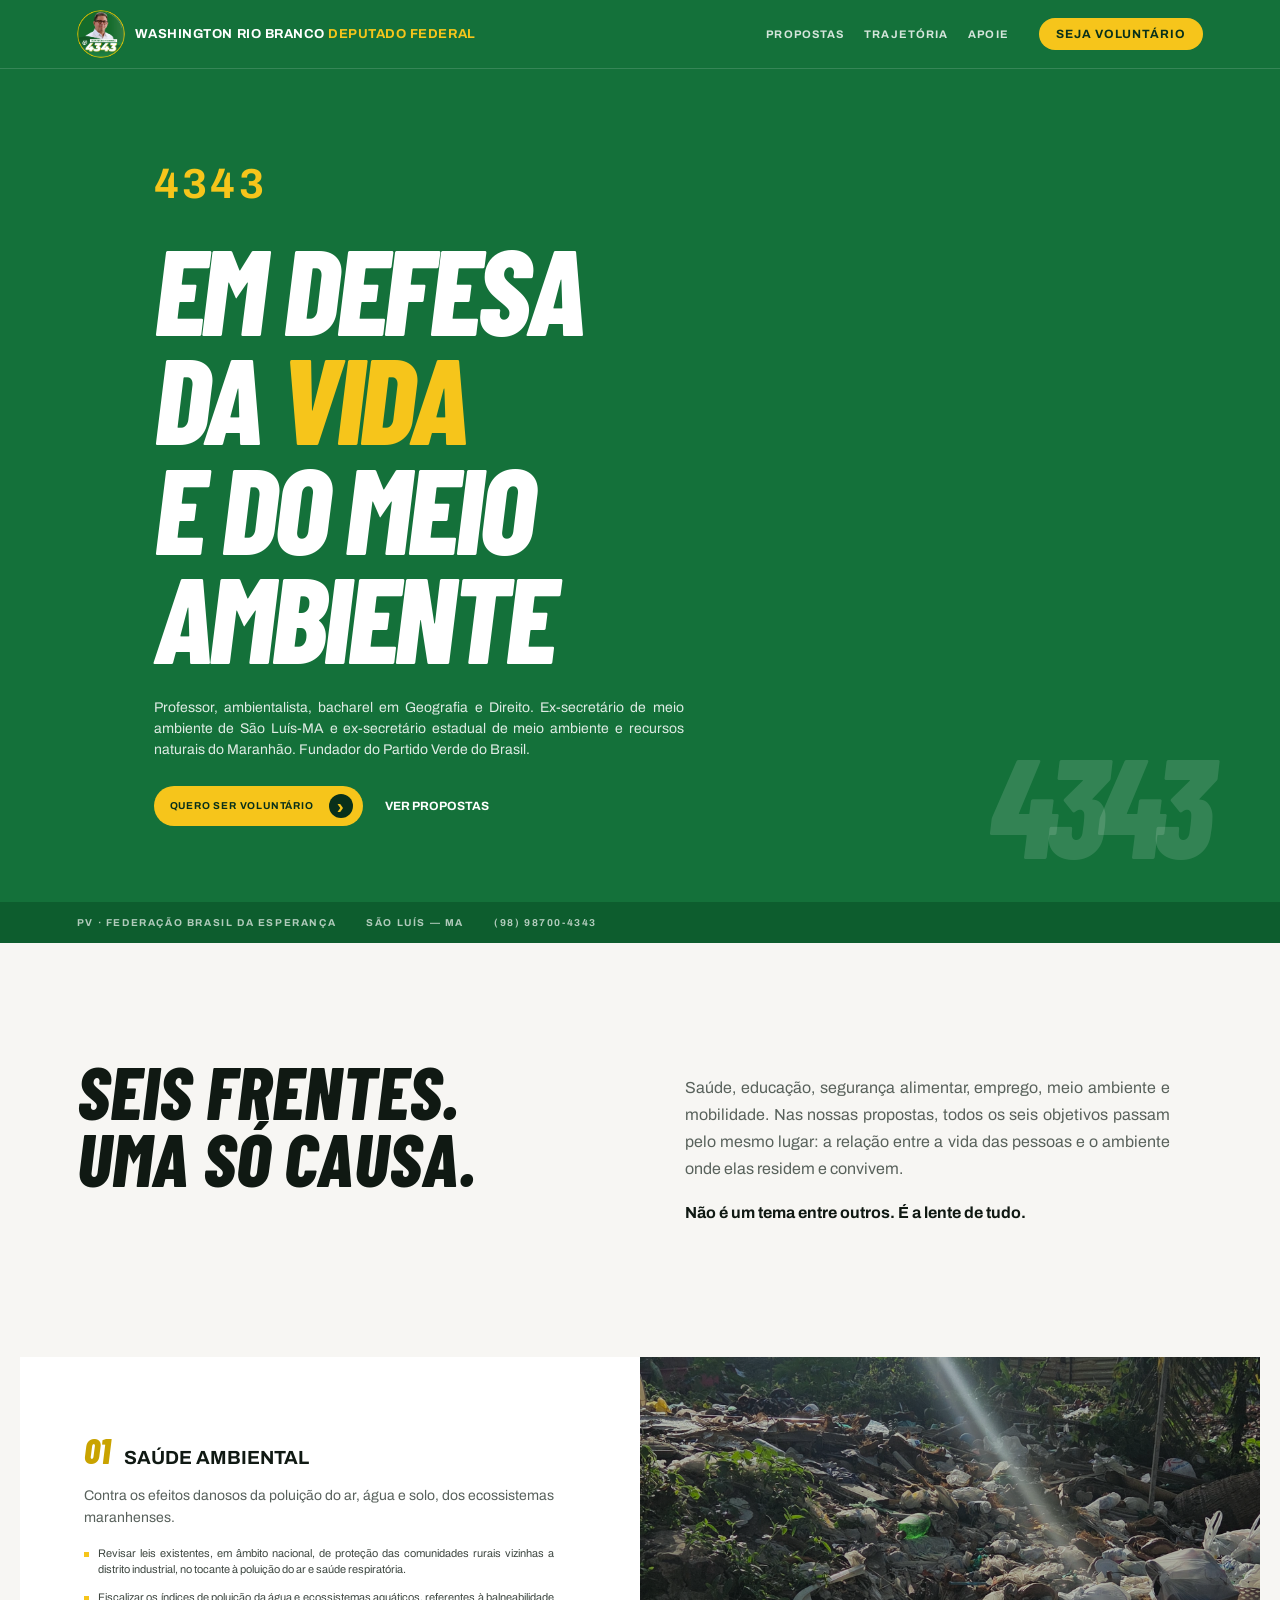
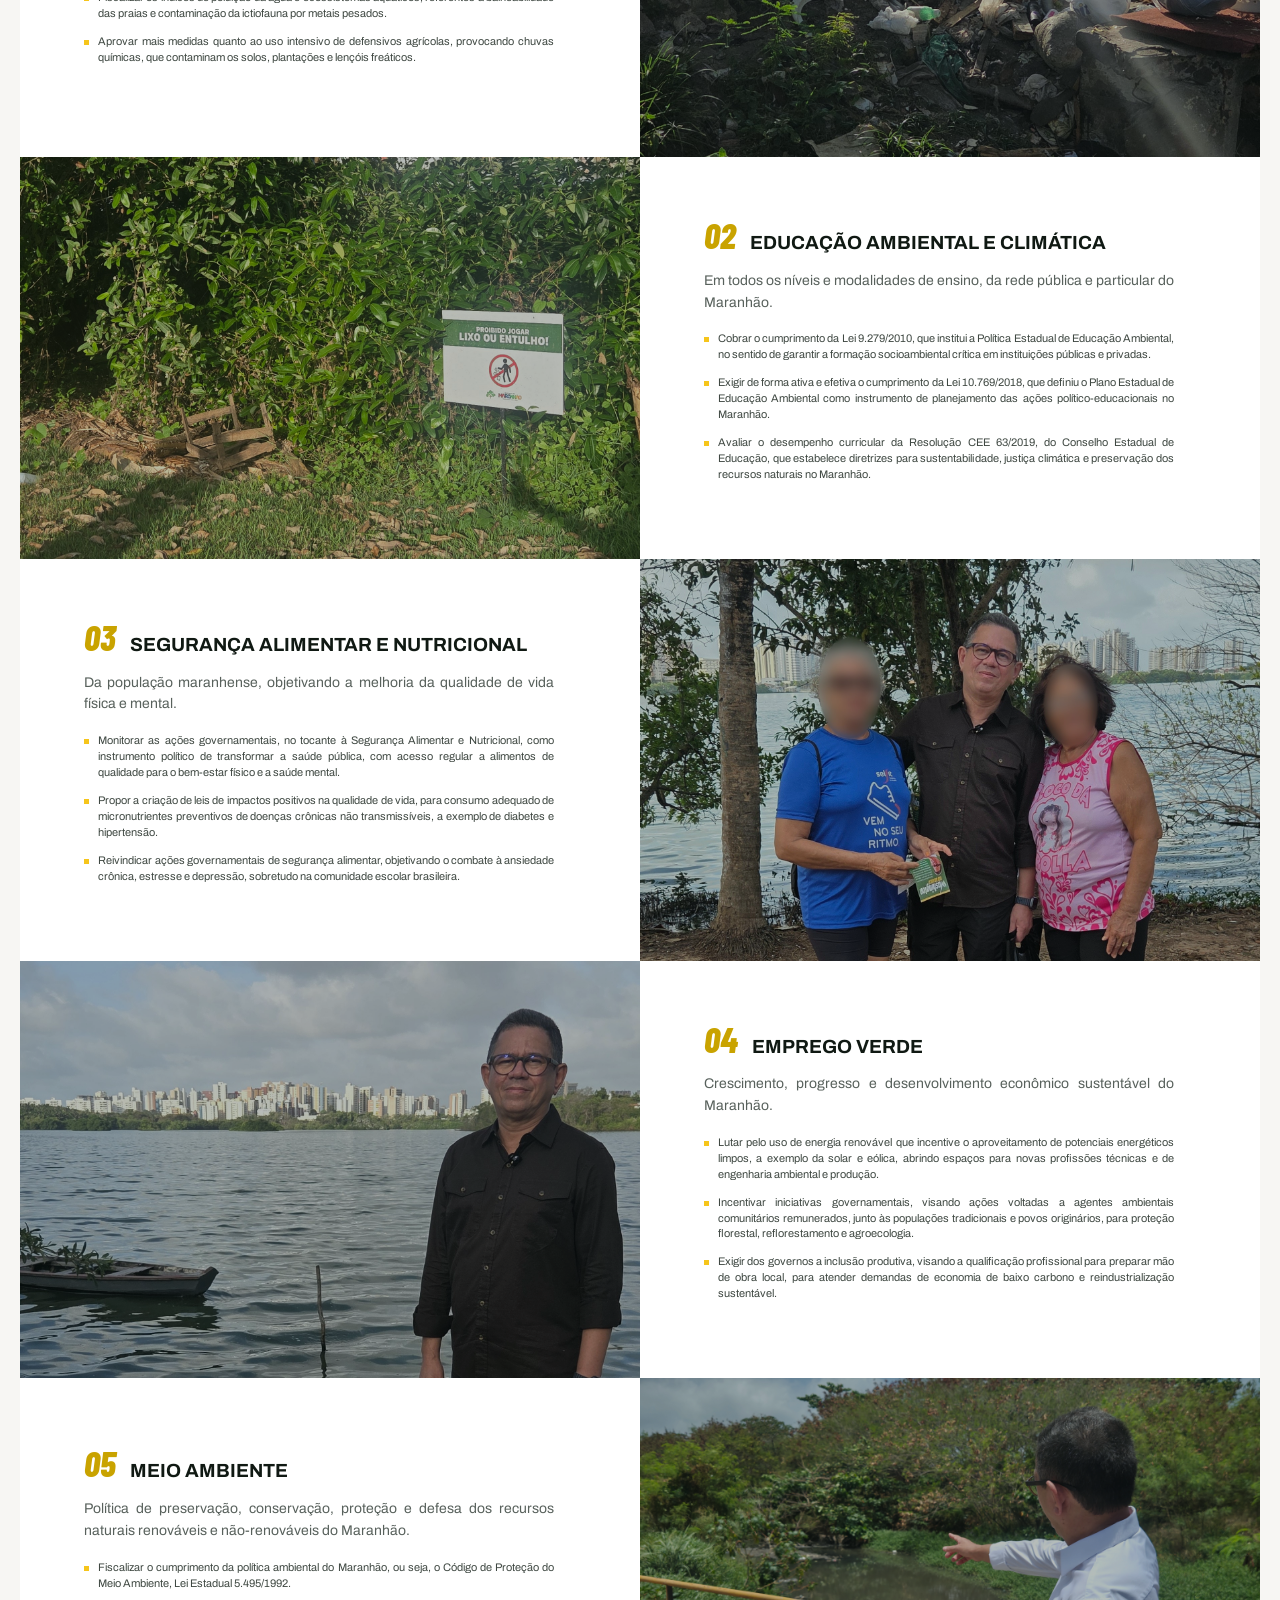
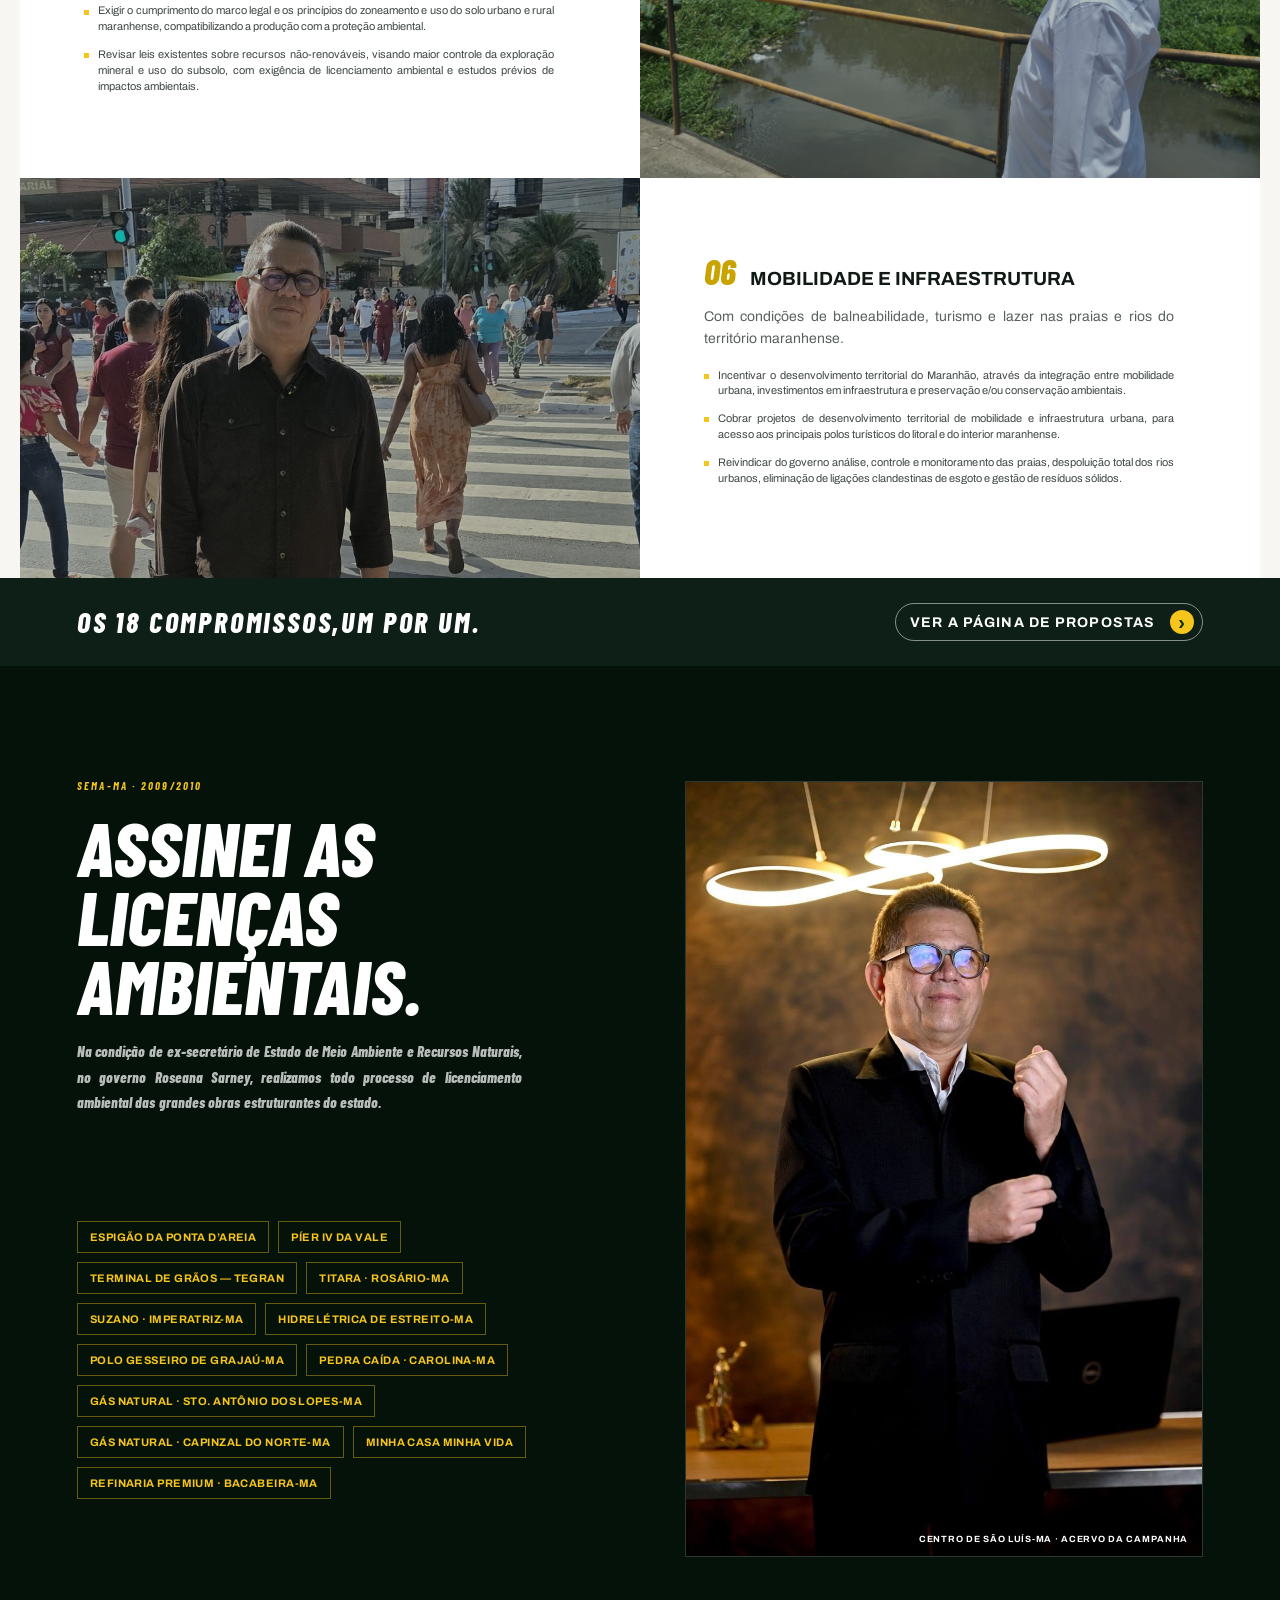
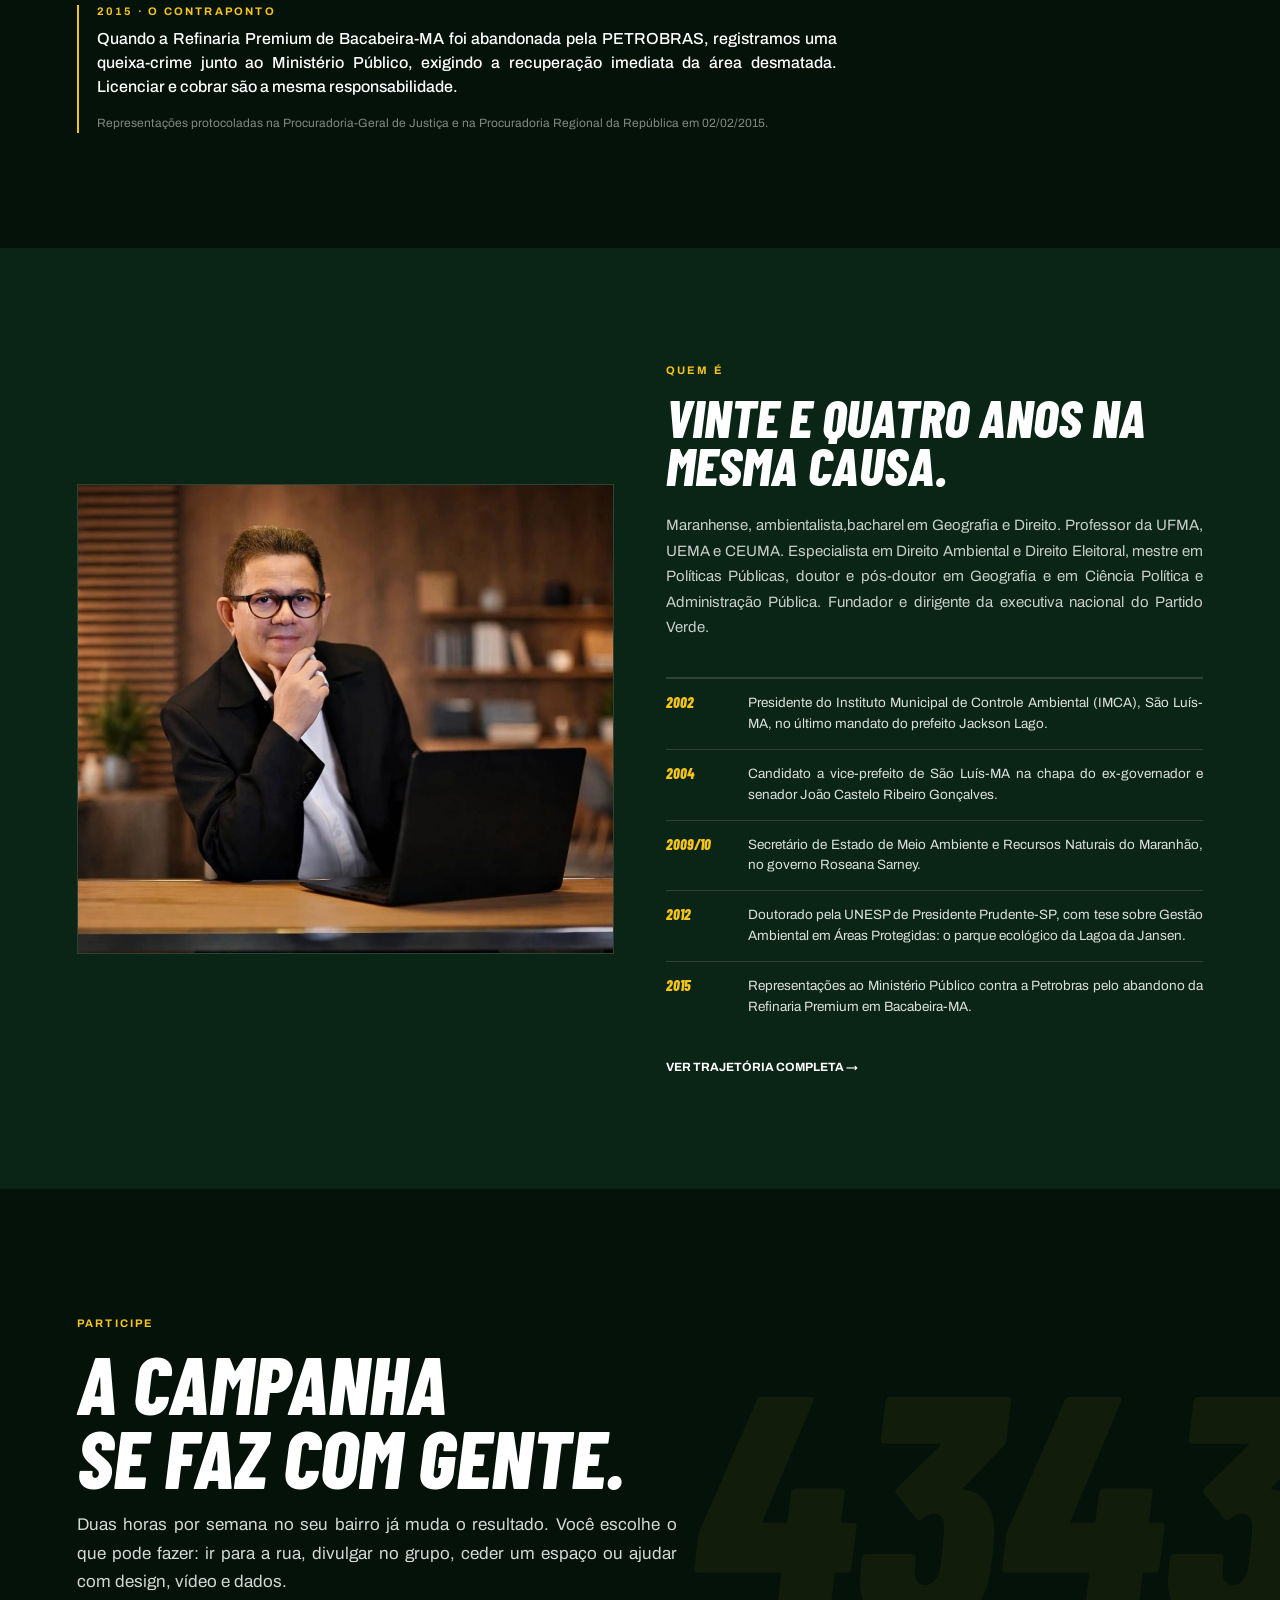
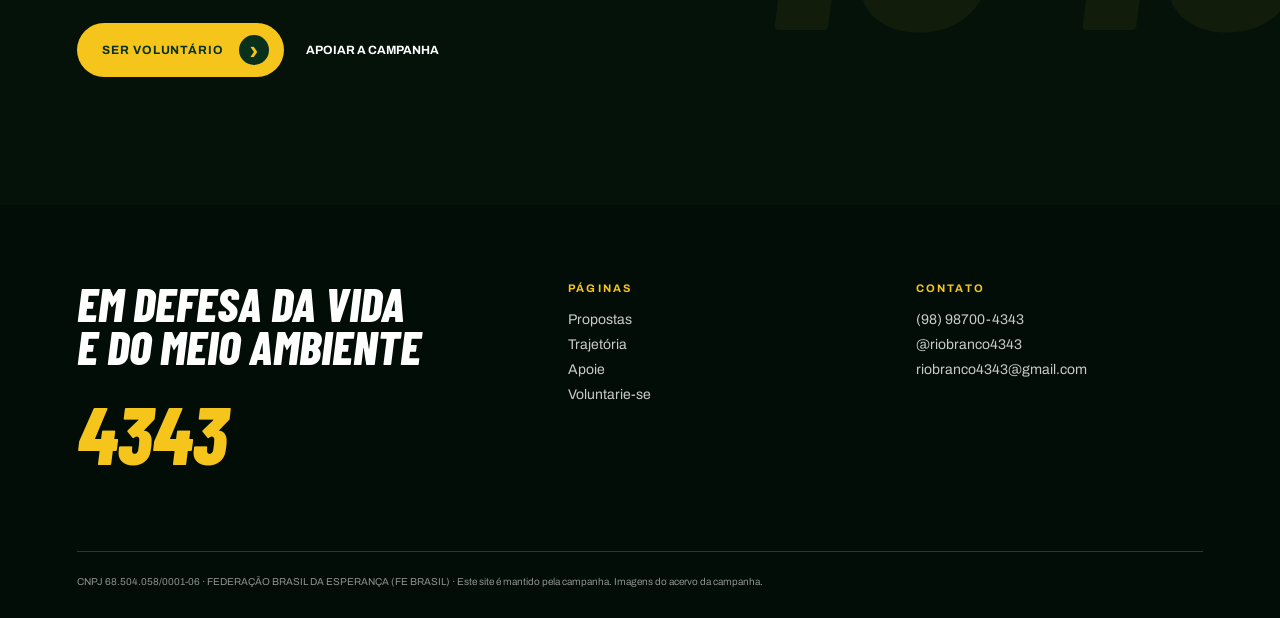
<file: index.html>
<!doctype html>
<html lang="pt-BR">
  <head>
    <meta charset="utf-8" />
    <meta name="viewport" content="width=device-width,initial-scale=1" />
    <meta
      name="description"
      content="Washington Rio Branco 4343 é pré-candidato a Deputado Federal pelo Maranhão. Ambientalista, professor e ex-secretário de Meio Ambiente. Conheça as propostas."
    />
    <meta name="robots" content="index, follow" />
    <link rel="canonical" href="https://washington-candidato.vercel.app/" />
    <title>Washington Rio Branco 4343 — Deputado Federal pelo Maranhão</title>
    <link rel="icon" href="assets/marca-w.jpg" type="image/png">
    <link rel="stylesheet" href="styles.css" />
    <link rel="stylesheet" href="home.css" />

    <meta property="og:type" content="website" />
    <meta property="og:site_name" content="Washington Rio Branco 4343" />
    <meta property="og:locale" content="pt_BR" />
    <meta property="og:url" content="https://washington-candidato.vercel.app/" />
    <meta property="og:title" content="Washington Rio Branco 4343 — Deputado Federal pelo Maranhão" />
    <meta
      property="og:description"
      content="Pré-candidato a Deputado Federal pelo Maranhão. Ambientalista, professor e ex-secretário de Meio Ambiente. Em defesa da vida e do meio ambiente."
    />
    <meta property="og:image" content="https://washington-candidato.vercel.app/assets/estudio-2.jpg" />
    <meta name="twitter:card" content="summary_large_image" />
    <meta name="twitter:title" content="Washington Rio Branco 4343 — Deputado Federal pelo Maranhão" />
    <meta
      name="twitter:description"
      content="Pré-candidato a Deputado Federal pelo Maranhão. Ambientalista, professor e ex-secretário de Meio Ambiente."
    />
    <meta name="twitter:image" content="https://washington-candidato.vercel.app/assets/estudio-2.jpg" />

    <script type="application/ld+json">
      {
        "@context": "https://schema.org",
        "@type": "Person",
        "name": "Washington Rio Branco",
        "alternateName": "Washington Luis Campos Rio Branco",
        "jobTitle": "Pré-candidato a Deputado Federal pelo Maranhão",
        "description": "Professor, ambientalista, bacharel em Geografia e Direito. Ex-secretário de Meio Ambiente de São Luís-MA e ex-secretário estadual de Meio Ambiente e Recursos Naturais do Maranhão. Fundador do Partido Verde do Brasil.",
        "url": "https://washington-candidato.vercel.app/",
        "image": "https://washington-candidato.vercel.app/assets/estudio-2.jpg",
        "affiliation": {
          "@type": "Organization",
          "name": "Partido Verde (PV) — Federação Brasil da Esperança"
        },
        "address": {
          "@type": "PostalAddress",
          "addressLocality": "São Luís",
          "addressRegion": "MA",
          "addressCountry": "BR"
        },
        "sameAs": [
          "https://instagram.com/riobranco4343",
          "https://whatsapp.com/channel/0029Vb95dq2Fsn0ZimkAQ439"
        ]
      }
    </script>
    <script type="application/ld+json">
      {
        "@context": "https://schema.org",
        "@type": "WebSite",
        "name": "Washington Rio Branco 4343",
        "url": "https://washington-candidato.vercel.app/"
      }
    </script>
  </head>
  <body class="home-page">
    <header>
      <div class="wrap nav">
        <a class="brand" href="index.html"
          ><img src="assets/selo-circular.png" alt="Washington 4343" /><span
            >WASHINGTON RIO BRANCO <strong>  DEPUTADO FEDERAL</strong></span
          ></a
        >
        <nav>
          <a href="propostas.html">PROPOSTAS</a><a href="trajetoria.html">TRAJETÓRIA</a
          ><a href="apoie.html">APOIE</a>
        </nav>
        <details class="mobile-menu">
          <summary aria-label="Abrir menu de navegação"><span></span><span></span><span></span><b>MENU</b></summary>
          <div class="mobile-menu-panel">
            <span class="mobile-menu-title">MENU</span>
            <a href="propostas.html">PROPOSTAS</a>
            <a href="trajetoria.html">TRAJETÓRIA</a>
            <a href="apoie.html">APOIE</a>
            <a href="voluntarie-se.html">VOLUNTARIE-SE</a>
          </div>
        </details>
        <a class="button" href="voluntarie-se.html">SEJA VOLUNTÁRIO</a>
      </div>
    </header>
    <main>
      <section class="home-hero">
        <div class="wrap home-hero-content">
          <div class="kicker">4343</div>
          <h1>EM DEFESA<br />DA <em>VIDA</em><br />E DO MEIO<br />AMBIENTE</h1>
          <p>
            Professor, ambientalista, bacharel em Geografia e Direito.
            Ex-secretário de meio ambiente de São Luís-MA e ex-secretário estadual de meio ambiente
            e recursos naturais do Maranhão. Fundador do Partido Verde do Brasil.
          </p>
          <div class="hero-actions">
            <a class="button" href="voluntarie-se.html">QUERO SER VOLUNTÁRIO</a
            ><a class="simple-link" href="propostas.html">VER PROPOSTAS</a>
          </div>
          <strong class="hero-number">4343</strong>
        </div>
      </section>
      <div class="home-band">
        <div class="wrap">
          <span>PV · FEDERAÇÃO BRASIL DA ESPERANÇA</span
          ><span>SÃO LUÍS — MA</span><span>(98) 98700-4343</span>
        </div>
      </div>
      <section class="home-intro wrap">
        <h2>SEIS FRENTES.<br />UMA SÓ CAUSA.</h2>
        <div>
          <p>
            Saúde, educação, segurança alimentar, emprego, meio ambiente e
            mobilidade. Nas nossas propostas, todos os seis objetivos passam pelo mesmo lugar:
            a relação entre a vida das pessoas e o ambiente onde elas residem e convivem.
          </p>
          <p><b>Não é um tema entre outros. É a lente de tudo.</b></p>
        </div>
      </section>
      <section class="home-proposals" aria-label="Seis frentes da campanha">
        <article class="home-proposal">
          <div class="home-proposal-copy">
            <h3><b>01</b> SAÚDE AMBIENTAL</h3>
            <p>
              Contra os efeitos danosos da poluição do ar, água e solo, dos ecossistemas maranhenses.
            </p>
            <ul>
              <li>
                Revisar leis existentes, em âmbito nacional, de proteção das comunidades rurais vizinhas a distrito industrial, no tocante à poluição do ar e saúde respiratória.
              </li>
              <li>
                Fiscalizar os índices de poluição da água e ecossistemas aquáticos, referentes à balneabilidade das praias e contaminação da ictiofauna por metais pesados.
              </li>
              <li>
                Aprovar mais medidas quanto ao uso intensivo de defensivos agrícolas, provocando chuvas químicas, que contaminam os solos, plantações e lençóis freáticos.
              </li>
            </ul>
          </div>
          <div class="home-proposal-photo">
            <img class="home-proposal-photo-image" src="assets/saude-ambiental2.jpg" alt="Área industrial de São Luís vista de um bairro vizinho" />
          </div>
        </article>
        <article class="home-proposal home-proposal-reverse">
          <div class="home-proposal-photo">
            <img class="home-proposal-photo-image" src="assets/educação ambiental2.jpg" alt="Washington em estúdio" />
          </div>
          <div class="home-proposal-copy">
            <h3><b>02</b> EDUCAÇÃO AMBIENTAL E CLIMÁTICA</h3>
            <p>
              Em todos os níveis e modalidades de ensino, da rede pública e particular do Maranhão.
            </p>
            <ul>
              <li>
                Cobrar o cumprimento da Lei 9.279/2010, que institui a Política Estadual de Educação Ambiental, no sentido de garantir a formação socioambiental crítica em instituições públicas e privadas.
              </li>
              <li>
                Exigir de forma ativa e efetiva o cumprimento da Lei 10.769/2018, que definiu o Plano Estadual de Educação Ambiental como instrumento de planejamento das ações político-educacionais no Maranhão.
              </li>
              <li>
                Avaliar o desempenho curricular da Resolução CEE 63/2019, do Conselho Estadual de Educação, que estabelece diretrizes para sustentabilidade, justiça climática e preservação dos recursos naturais no Maranhão.
              </li>
            </ul>
          </div>
        </article>
        <article class="home-proposal">
          <div class="home-proposal-copy">
            <h3><b>03</b> SEGURANÇA ALIMENTAR E NUTRICIONAL</h3>
            <p>
              Da população maranhense, objetivando a melhoria da qualidade de vida física e mental.
            </p>
            <ul>
              <li>Monitorar as ações governamentais, no tocante à Segurança Alimentar e Nutricional, como instrumento político de transformar a saúde pública, com acesso regular a alimentos de qualidade para o bem-estar físico e a saúde mental.</li>
              <li>Propor a criação de leis de impactos positivos na qualidade de vida, para consumo adequado de micronutrientes preventivos de doenças crônicas não transmissíveis, a exemplo de diabetes e hipertensão.</li>
              <li>      
              Reivindicar ações governamentais de segurança alimentar, objetivando o combate à ansiedade crônica, estresse e depressão, sobretudo na comunidade escolar brasileira.
              </li>
            </ul>
          </div>
          <div class="home-proposal-photo">
            <img class="home-proposal-photo-image" src="assets/alimentar e nutricional.jpg" alt="tiazinhas" />
          </div>
        </article>
        <article class="home-proposal home-proposal-reverse">
          <div class="home-proposal-photo">
            <img class="home-proposal-photo-image" src="assets/emprego-verde.jpg" alt="Reunião de trabalho" />
          </div>
          <div class="home-proposal-copy">
            <h3><b>04</b> EMPREGO VERDE</h3>
            <p>
              Crescimento, progresso e desenvolvimento econômico sustentável do Maranhão.
            </p>
            <ul>
              <li>Lutar pelo uso de energia renovável que incentive o aproveitamento de potenciais energéticos limpos, a exemplo da solar e eólica, abrindo espaços para novas profissões técnicas e de engenharia ambiental e produção.</li>

              <li>Incentivar iniciativas governamentais, visando ações voltadas a agentes ambientais comunitários remunerados, junto às populações tradicionais e povos originários, para proteção florestal, reflorestamento e agroecologia.</li>

              <li>Exigir dos governos a inclusão produtiva, visando a qualificação profissional para preparar mão de obra local, para atender demandas de economia de baixo carbono e reindustrialização sustentável.</li>
            </ul>
          </div>
        </article>
        <article class="home-proposal">
          <div class="home-proposal-copy">
            <h3><b>05</b> MEIO AMBIENTE</h3>
            <p>
              Política de preservação, conservação, proteção e defesa dos recursos naturais renováveis e não-renováveis do Maranhão.
            </p>
            <ul>
              <li>Fiscalizar o cumprimento da política ambiental do Maranhão, ou seja, o Código de Proteção do Meio Ambiente, Lei Estadual 5.495/1992.</li>
              <li>           
                Exigir o cumprimento do marco legal e os princípios do zoneamento e uso do solo urbano e rural maranhense, compatibilizando a produção com a proteção ambiental.
              </li>
              <li>
                Revisar leis existentes sobre recursos não-renováveis, visando maior controle da exploração mineral e uso do subsolo, com exigência de licenciamento ambiental e estudos prévios de impactos ambientais.
              </li>
            </ul>
          </div>
          <div class="home-proposal-photo">
            <img class="home-proposal-photo-image" src="assets/meio ambiente.jpg" alt="Reunião de trabalho" />
          </div>
        </article>
        <article class="home-proposal home-proposal-reverse">
          <div class="home-proposal-photo">
            <img class="home-proposal-photo-image" src="assets/mob e infra.jpg" alt="Washington em estúdio" />
          </div>
          <div class="home-proposal-copy">
            <h3><b>06</b> MOBILIDADE E INFRAESTRUTURA</h3>
            <p>
              Com condições de balneabilidade, turismo e lazer nas praias e rios do território maranhense.
            </p>
            <ul>
              <li>
                Incentivar o desenvolvimento territorial do Maranhão, através da integração entre mobilidade urbana, investimentos em infraestrutura e preservação e/ou conservação ambientais.
              </li>
              <li>Cobrar projetos de desenvolvimento territorial de mobilidade e infraestrutura urbana, para acesso aos principais polos turísticos do litoral e do interior maranhense.</li>
              <li>
                Reivindicar do governo análise, controle e monitoramento das praias, despoluição total dos rios urbanos, eliminação de ligações clandestinas de esgoto e gestão de resíduos sólidos.
              </li>
            </ul>
          </div>
        </article>
      </section>
      <section class="home-commitments">
        <div class="wrap">
          <div class="kicker">COMPROMISSOS PARA O MARANHÃO</div>
          <h2>OS 18 COMPROMISSOS,<br />UM POR UM.</h2>
          <p>
            Propostas que unem dignidade, desenvolvimento sustentável e justiça
            ambiental no dia a dia dos maranhenses.
          </p>
          <a class="button alt" href="propostas.html"
            >VER A PÁGINA DE PROPOSTAS</a
          >
        </div>
      </section>
      <section id="assinaturas" class="home-works">
        <div class="home-works-inner">
          <div class="home-works-top">
            <div class="home-section-heading">
              <div class="kicker">SEMA-MA · 2009/2010</div>
              <h2>ASSINEI AS<br />LICENÇAS<br />AMBIENTAIS.<br /></h2>
              <div class="works-copy"><p>Na condição de ex-secretário de Estado de Meio Ambiente e Recursos Naturais, no governo Roseana Sarney, realizamos todo processo de licenciamento ambiental das grandes obras estruturantes do estado.</p></div>
            </div>
            <figure class="works-photo"><img src="assets/estudio-2.jpg" alt="Washington Rio Branco em reunião" /><figcaption>CENTRO DE SÃO LUÍS-MA · ACERVO DA CAMPANHA</figcaption></figure>
          </div>
          <div class="works-list"><span>ESPIGÃO DA PONTA D’AREIA</span><span>PÍER IV DA VALE</span><span>TERMINAL DE GRÃOS — TEGRAN</span><span>TITARA · ROSÁRIO-MA</span><span>SUZANO · IMPERATRIZ-MA</span><span>HIDRELÉTRICA DE ESTREITO-MA</span><span>POLO GESSEIRO DE GRAJAÚ-MA</span><span>PEDRA CAÍDA · CAROLINA-MA</span><span>GÁS NATURAL · STO. ANTÔNIO DOS LOPES-MA</span><span>GÁS NATURAL · CAPINZAL DO NORTE-MA</span><span>MINHA CASA MINHA VIDA</span><span>REFINARIA PREMIUM · BACABEIRA-MA</span></div>
          <div class="counterpoint"><div class="kicker">2015 · O CONTRAPONTO</div><p>Quando a Refinaria Premium de Bacabeira-MA foi abandonada pela PETROBRAS, registramos uma queixa-crime junto ao Ministério Público, exigindo a recuperação imediata da área desmatada. Licenciar e cobrar são a mesma responsabilidade.</p><small>Representações protocoladas na Procuradoria-Geral de Justiça e na Procuradoria Regional da República em 02/02/2015.</small></div>
        </div>
      </section>
      <section id="quem-e" class="home-profile">
        <div class="wrap profile-grid">
          <img src="assets/estudio-3.jpeg" alt="Washington Rio Branco" />
          <div>
            <div class="kicker">QUEM É</div>
            <h2>VINTE E QUATRO ANOS NA MESMA CAUSA.</h2>
            <p>
              Maranhense, ambientalista,bacharel em Geografia e Direito.
              Professor da UFMA, UEMA e CEUMA. Especialista em Direito Ambiental
              e Direito Eleitoral, mestre em Políticas Públicas, doutor e
              pós-doutor em Geografia e em Ciência Política e Administração
              Pública. Fundador e dirigente da executiva nacional do Partido
              Verde.
            </p>
            <dl>
              <div>
                <dt>2002</dt>
                <dd>
                  Presidente do Instituto Municipal de Controle Ambiental
                  (IMCA), São Luís-MA, no último mandato do prefeito Jackson Lago.
                </dd>
              </div>
              <div>
                <dt>2004</dt>
                <dd>
                  Candidato a vice-prefeito de São Luís-MA na chapa do
                  ex-governador e senador João Castelo Ribeiro Gonçalves.
                </dd>
              </div>
              <div>
                <dt>2009/10</dt>
                <dd>
                  Secretário de Estado de Meio Ambiente e Recursos Naturais do
                  Maranhão, no governo Roseana Sarney.
                </dd>
              </div>
              <div>
                <dt>2012</dt>
                <dd>
                  Doutorado pela UNESP de Presidente Prudente-SP, com tese sobre Gestão Ambiental em Áreas Protegidas:
                  o parque ecológico da Lagoa da Jansen.
                </dd>
              </div>
              <div>
                <dt>2015</dt>
                <dd>
                  Representações ao Ministério Público contra a Petrobras pelo
                  abandono da Refinaria Premium em Bacabeira-MA.
                </dd>
              </div>
            </dl>
            <a class="simple-link" href="trajetoria.html" style="display:inline-block;margin-top:28px"
              >VER TRAJETÓRIA COMPLETA →</a
            >
          </div>
        </div>
      </section>
      <section class="home-join">
        <div class="wrap">
          <div class="kicker">PARTICIPE</div>
          <h2>A CAMPANHA<br />SE FAZ COM GENTE.</h2>
          <p>
            Duas horas por semana no seu bairro já muda o resultado. Você
            escolhe o que pode fazer: ir para a rua, divulgar no grupo, ceder um
            espaço ou ajudar com design, vídeo e dados.
          </p>
          <div class="hero-actions">
            <a class="button" href="voluntarie-se.html">SER VOLUNTÁRIO</a
            ><a class="simple-link" href="apoie.html">APOIAR A CAMPANHA</a>
          </div>
        </div>
      </section>
    </main>
    <footer class="home-footer">
      <div class="wrap footer-grid">
        <div>
          <h2>EM DEFESA DA VIDA<br />E DO MEIO AMBIENTE</h2>
          <strong>4343</strong>
        </div>
        <div>
          <div class="kicker">PÁGINAS</div>
          <a href="propostas.html">Propostas</a>
          <a href="trajetoria.html">Trajetória</a>
          <a href="apoie.html">Apoie</a>
          <a href="voluntarie-se.html">Voluntarie-se</a>
        </div>
        <div>
          <div class="kicker">CONTATO</div>
          <a href="https://wa.me/5598987004343">(98) 98700-4343</a
          ><a href="https://instagram.com/riobranco4343">@riobranco4343</a
          ><a href="mailto:riobranco4343@gmail.com">riobranco4343@gmail.com</a>
        </div>
      </div>
      <div class="wrap footer-legal">
        CNPJ 68.504.058/0001-06 · FEDERAÇÃO BRASIL DA ESPERANÇA (FE BRASIL) ·
        Este site é mantido pela campanha. Imagens do acervo da campanha.
      </div>
    </footer>
    <script src="home.js"></script>
  </body>
</html>
</file>
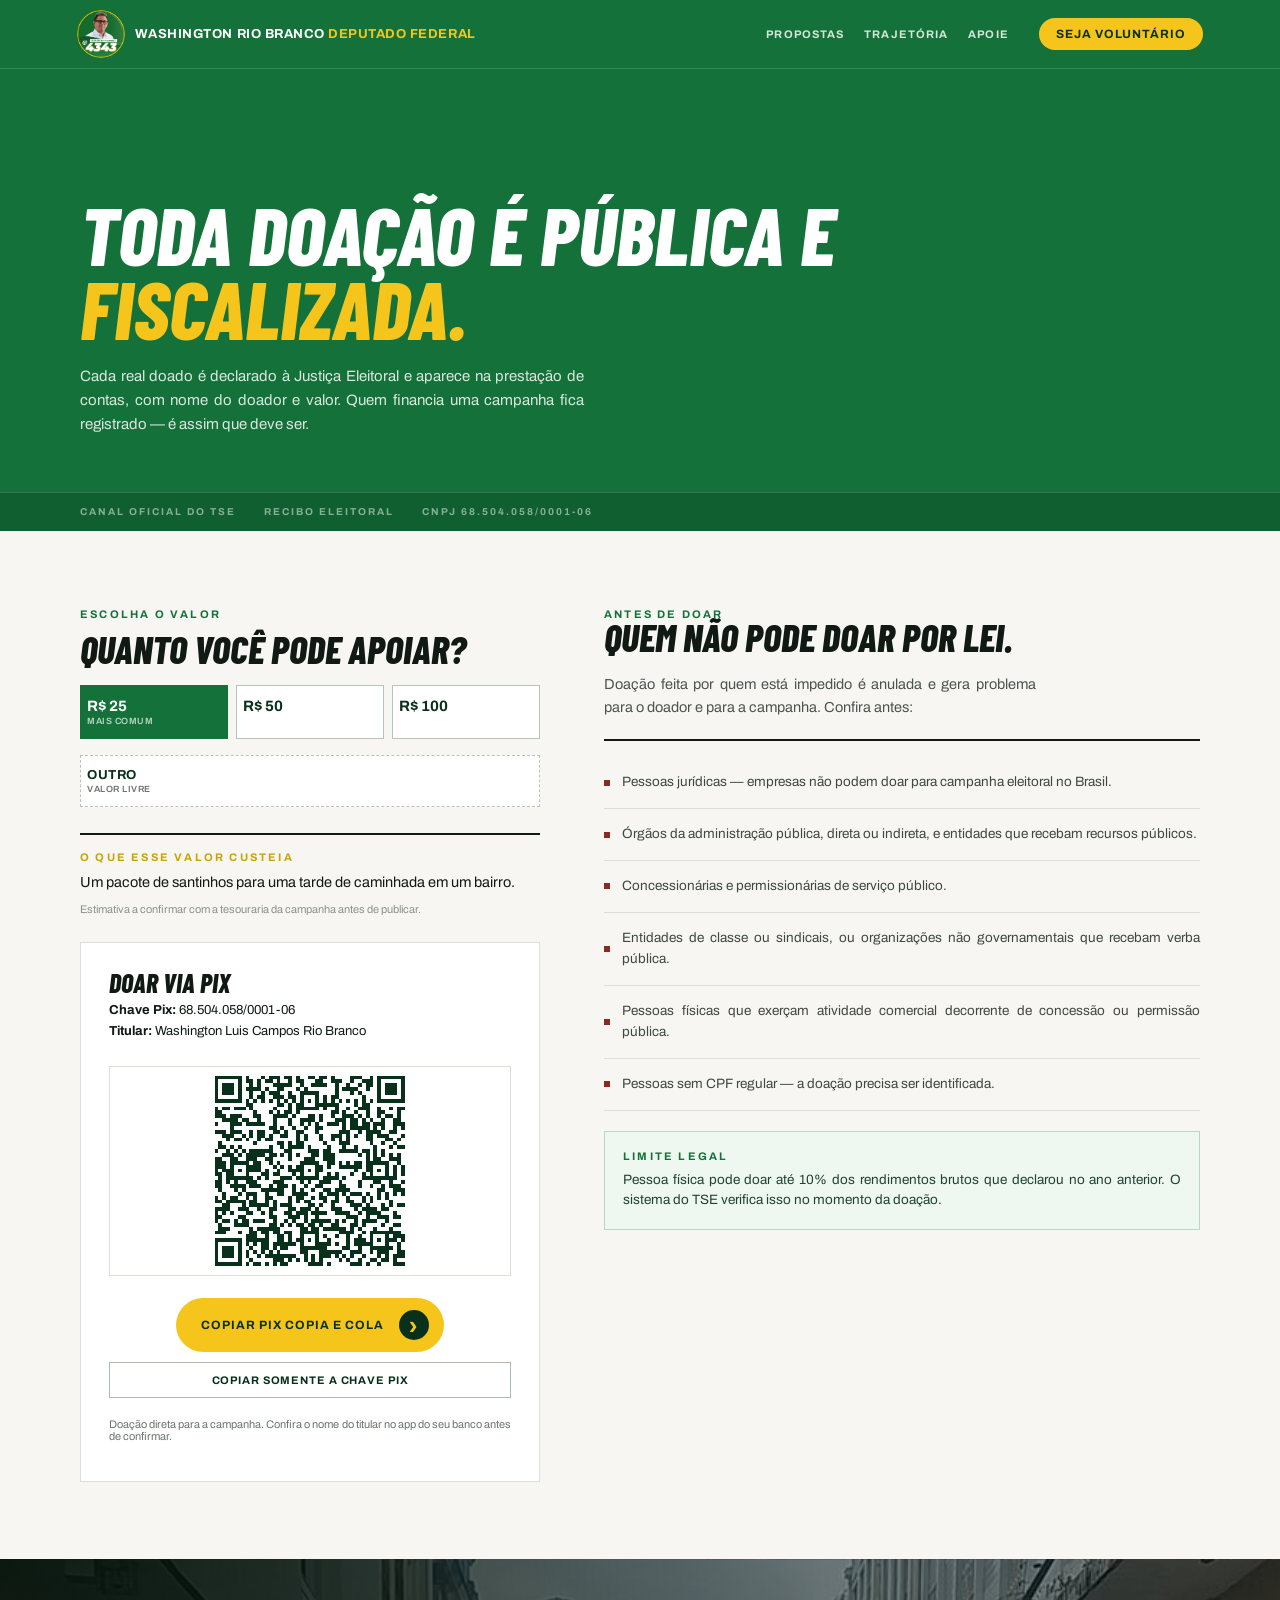
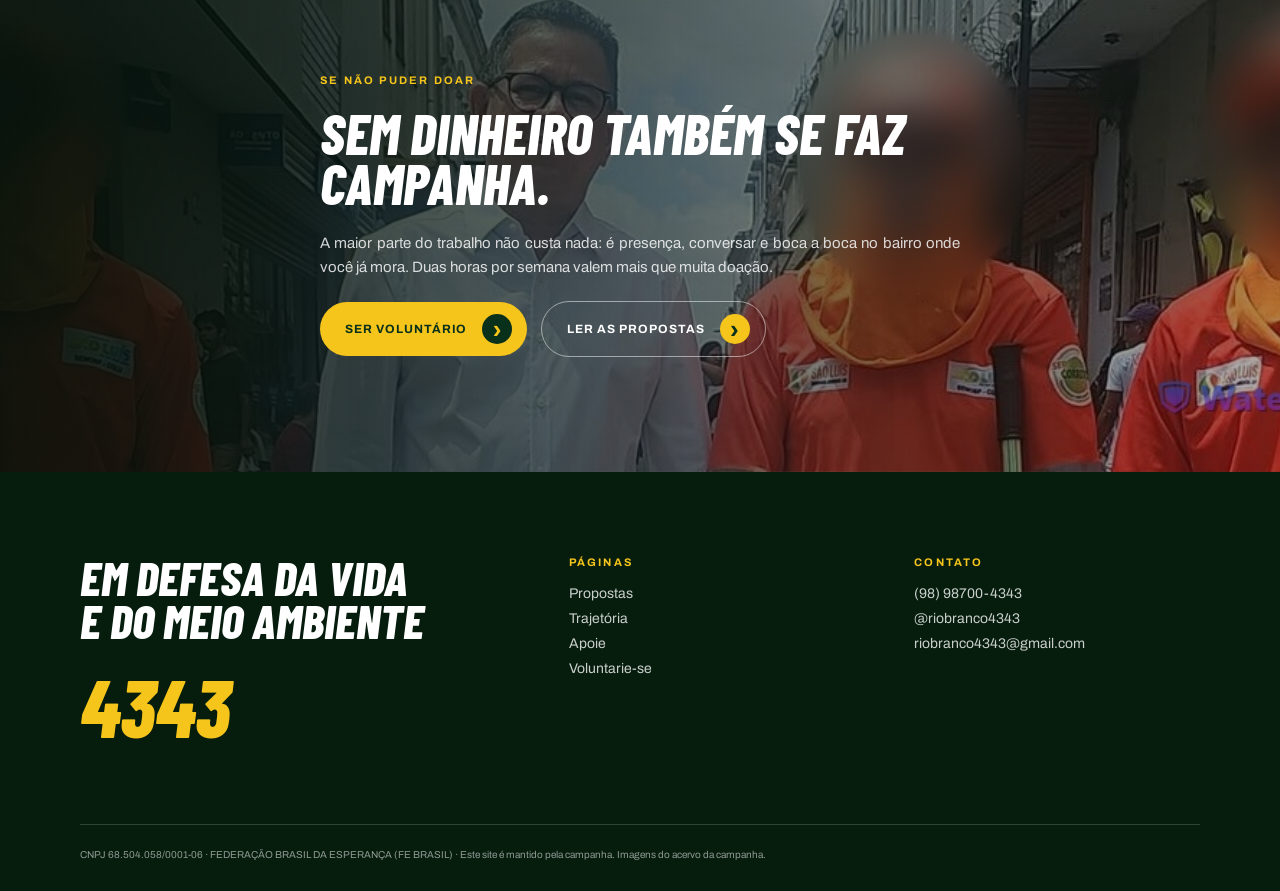
<file: apoie.html>
<!doctype html>
<html lang="pt-BR">
  <head>
    <meta charset="utf-8">
    <meta name="viewport" content="width=device-width, initial-scale=1">
    <meta
      name="description"
      content="Apoie a campanha de Washington Rio Branco 4343 a Deputado Federal pelo Maranhão. Faça sua doação e ajude a fortalecer a causa ambiental no Congresso."
    />
    <meta name="robots" content="index, follow" />
    <link rel="canonical" href="https://washington-candidato.vercel.app/apoie.html" />
    <title>Apoie a Campanha — Washington Rio Branco 4343</title>
    <link rel="icon" href="assets/marca-w.jpg" type="image/png">
    <link rel="stylesheet" href="styles.css">
    <link rel="stylesheet" href="apoie.css">

    <meta property="og:type" content="website" />
    <meta property="og:site_name" content="Washington Rio Branco 4343" />
    <meta property="og:locale" content="pt_BR" />
    <meta property="og:url" content="https://washington-candidato.vercel.app/apoie.html" />
    <meta property="og:title" content="Apoie a Campanha — Washington Rio Branco 4343" />
    <meta
      property="og:description"
      content="Faça sua doação e ajude a fortalecer a causa ambiental de Washington Rio Branco 4343 no Congresso Nacional."
    />
    <meta property="og:image" content="https://washington-candidato.vercel.app/assets/estudio-2.jpg" />
    <meta name="twitter:card" content="summary_large_image" />
    <meta name="twitter:title" content="Apoie a Campanha — Washington Rio Branco 4343" />
    <meta
      name="twitter:description"
      content="Faça sua doação e ajude a fortalecer a causa ambiental no Congresso Nacional."
    />
    <meta name="twitter:image" content="https://washington-candidato.vercel.app/assets/estudio-2.jpg" />
  </head>
  <body>
    <header>
      <div class="wrap nav">
        <a class="brand" href="index.html">
          <img src="assets/selo-circular.png" alt="Washington 4343">
          <span>WASHINGTON RIO BRANCO <strong>  DEPUTADO FEDERAL</strong>
          </span>
        </a>
        <nav>
          <a href="propostas.html">PROPOSTAS</a>
          <a href="trajetoria.html">TRAJETÓRIA</a>
          <a href="apoie.html">APOIE</a>
        </nav>
        <details class="mobile-menu">
          <summary aria-label="Abrir menu de navegação"><span></span><span></span><span></span><b>MENU</b></summary>
          <div class="mobile-menu-panel">
            <span class="mobile-menu-title">MENU</span>
            <a href="propostas.html">PROPOSTAS</a>
            <a href="trajetoria.html">TRAJETÓRIA</a>
            <a href="apoie.html">APOIE</a>
            <a href="voluntarie-se.html">VOLUNTARIE-SE</a>
          </div>
        </details>
        <a class="button" href="voluntarie-se.html">SEJA VOLUNTÁRIO</a>
      </div>
    </header>
    <main>
      <section class="apoio-hero">
        <div class="wrap apoio-hero-inner">
          <div class="kicker kicker-green">APOIE A CAMPANHA</div>
          <h1>TODA DOAÇÃO É PÚBLICA E <span>FISCALIZADA.</span></h1>
          <p>Cada real doado é declarado à Justiça Eleitoral e aparece na prestação de contas, com nome do doador e valor. Quem financia uma campanha fica registrado — é assim que deve ser.</p>
        </div>
        <div class="apoio-band">
          <div class="wrap">
            <span>CANAL OFICIAL DO TSE</span>
            <span>RECIBO ELEITORAL</span>
            <span>CNPJ 68.504.058/0001-06</span>
          </div>
        </div>
      </section>

      <section class="apoio-grid">
        <div data-reveal>
          <div class="kicker kicker-green value-picker-kicker">ESCOLHA O VALOR</div>
          <h2>QUANTO VOCÊ PODE APOIAR?</h2>
          <div class="value-options" data-value-picker>
            <button class="value-option pix-value active" type="button" data-pix-amount="25" data-note="Um pacote de santinhos para uma tarde de caminhada em um bairro.">
              R$ 25<small>MAIS COMUM</small>
            </button>
            <button class="value-option pix-value" type="button" data-pix-amount="50" data-note="O combustível de um dia de agenda entre bairros de São Luís-MA.">
              R$ 50
            </button>
            <button class="value-option pix-value" type="button" data-pix-amount="100" data-note="A impressão do material de divulgação de uma reunião de bairro.">
              R$ 100
            </button>
            <button class="value-other" type="button" data-value-other data-note="Qualquer valor ajuda. A campanha se sustenta com doação pequena e muita gente.">
              OUTRO<small>VALOR LIVRE</small>
            </button>
            <div class="value-input-wrap" data-value-input-wrap hidden>
              <label for="pix-custom-value">VALOR EM REAIS</label>
              <input id="pix-custom-value" type="text" inputmode="decimal" placeholder="Ex.: 35,00">
            </div>
            <div class="value-note">
              <div class="kicker">O QUE ESSE VALOR CUSTEIA</div>
              <p data-value-note-text>Um pacote de santinhos para uma tarde de caminhada em um bairro.</p>
              <small>Estimativa a confirmar com a tesouraria da campanha antes de publicar.</small>
            </div>
          </div>

          <section class="form pix-panel pix-card" aria-labelledby="pix-title">
            <h3 id="pix-title">DOAR VIA PIX</h3>
            <p class="pix-owner">
              <strong>Chave Pix:</strong> 68.504.058/0001-06<br>
              <strong>Titular:</strong> Washington Luis Campos Rio Branco
            </p>
            <div class="pix-qr-wrap">
              <div id="pix-qr" aria-label="QR Code Pix"></div>
            </div>
            <button class="button pix-copy" type="button" data-copy-pix>COPIAR PIX COPIA E COLA</button>
            <button class="pix-key-copy" type="button" data-copy-pix-key>COPIAR SOMENTE A CHAVE PIX</button>
            <p class="notice">Doação direta para a campanha. Confira o nome do titular no app do seu banco antes de confirmar.</p>
            <p class="success" aria-live="polite"></p>
          </section>

          <!--
            Canal oficial do TSE — pendente. O link do "Doe Aqui" só existe depois do
            registro da candidatura no sistema da Justiça Eleitoral. Quando o link
            existir, preencha `tseDonationUrl` em config.js e reative este bloco no
            lugar do painel de Pix acima (ou lado a lado com ele).

          <section class="form pix-panel tse-panel" aria-labelledby="tse-title">
            <div class="kicker kicker-green">DOE AQUI · JUSTIÇA ELEITORAL</div>
            <h3 id="tse-title">A DOAÇÃO PASSA PELO CANAL OFICIAL.</h3>
            <p>Você será levado ao sistema da Justiça Eleitoral, faz a doação por Pix ou cartão e recebe o recibo eleitoral na hora. Este site nunca pede dados do seu cartão.</p>
            <a class="button" data-tse-donate-link href="#">IR PARA A DOAÇÃO OFICIAL</a>
            <p class="notice">Formulário oficial do TSE. Todos os passos são conduzidos pelo sistema — o site não coleta nem armazena seus dados.</p>
          </section>
          -->
        </div>

        <div data-reveal>
          <div class="kicker kicker-green">ANTES DE DOAR</div>
          <h2>QUEM NÃO PODE DOAR POR LEI.</h2>
          <p class="apoio-legal-intro">Doação feita por quem está impedido é anulada e gera problema para o doador e para a campanha. Confira antes:</p>
          <ul class="legal-list">
            <li>Pessoas jurídicas — empresas não podem doar para campanha eleitoral no Brasil.</li>
            <li>Órgãos da administração pública, direta ou indireta, e entidades que recebam recursos públicos.</li>
            <li>Concessionárias e permissionárias de serviço público.</li>
            <li>Entidades de classe ou sindicais, ou organizações não governamentais que recebam verba pública.</li>
            <li>Pessoas físicas que exerçam atividade comercial decorrente de concessão ou permissão pública.</li>
            <li>Pessoas sem CPF regular — a doação precisa ser identificada.</li>
          </ul>
          <div class="legal-limit">
            <div class="kicker">LIMITE LEGAL</div>
            <p>Pessoa física pode doar até 10% dos rendimentos brutos que declarou no ano anterior. O sistema do TSE verifica isso no momento da doação.</p>
          </div>
        </div>
      </section>

      <section class="apoio-alt">
        <div class="wrap" data-reveal>
          <div class="kicker">SE NÃO PUDER DOAR</div>
          <h2>SEM DINHEIRO TAMBÉM SE FAZ CAMPANHA.</h2>
          <p>A maior parte do trabalho não custa nada: é presença, conversar e boca a boca no bairro onde você já mora. Duas horas por semana valem mais que muita doação.</p>
          <div class="apoio-alt-actions">
            <a class="button" href="voluntarie-se.html">SER VOLUNTÁRIO</a>
            <a class="button alt" href="propostas.html">LER AS PROPOSTAS</a>
          </div>
        </div>
      </section>
    </main>
    <footer class="footer">
      <div class="wrap footer-grid">
        <div>
          <h2>EM DEFESA DA VIDA<br />E DO MEIO AMBIENTE</h2>
          <strong>4343</strong>
        </div>
        <div>
          <div class="kicker">PÁGINAS</div>
          <a href="propostas.html">Propostas</a>
          <a href="trajetoria.html">Trajetória</a>
          <a href="apoie.html">Apoie</a>
          <a href="voluntarie-se.html">Voluntarie-se</a>
        </div>
        <div>
          <div class="kicker">CONTATO</div>
          <a href="https://wa.me/5598987004343">(98) 98700-4343</a>
          <a href="https://instagram.com/riobranco4343">@riobranco4343</a>
          <a href="mailto:riobranco4343@gmail.com">riobranco4343@gmail.com</a>
        </div>
      </div>
      <div class="wrap footer-legal">
        CNPJ 68.504.058/0001-06 · FEDERAÇÃO BRASIL DA ESPERANÇA (FE BRASIL) ·
        Este site é mantido pela campanha. Imagens do acervo da campanha.
      </div>
    </footer>
    <script src="qrcode.min.js"></script>
    <script src="config.js"></script>
    <script src="app.js"></script>
    <script src="apoie.js"></script>
  </body>
</html>
</file>
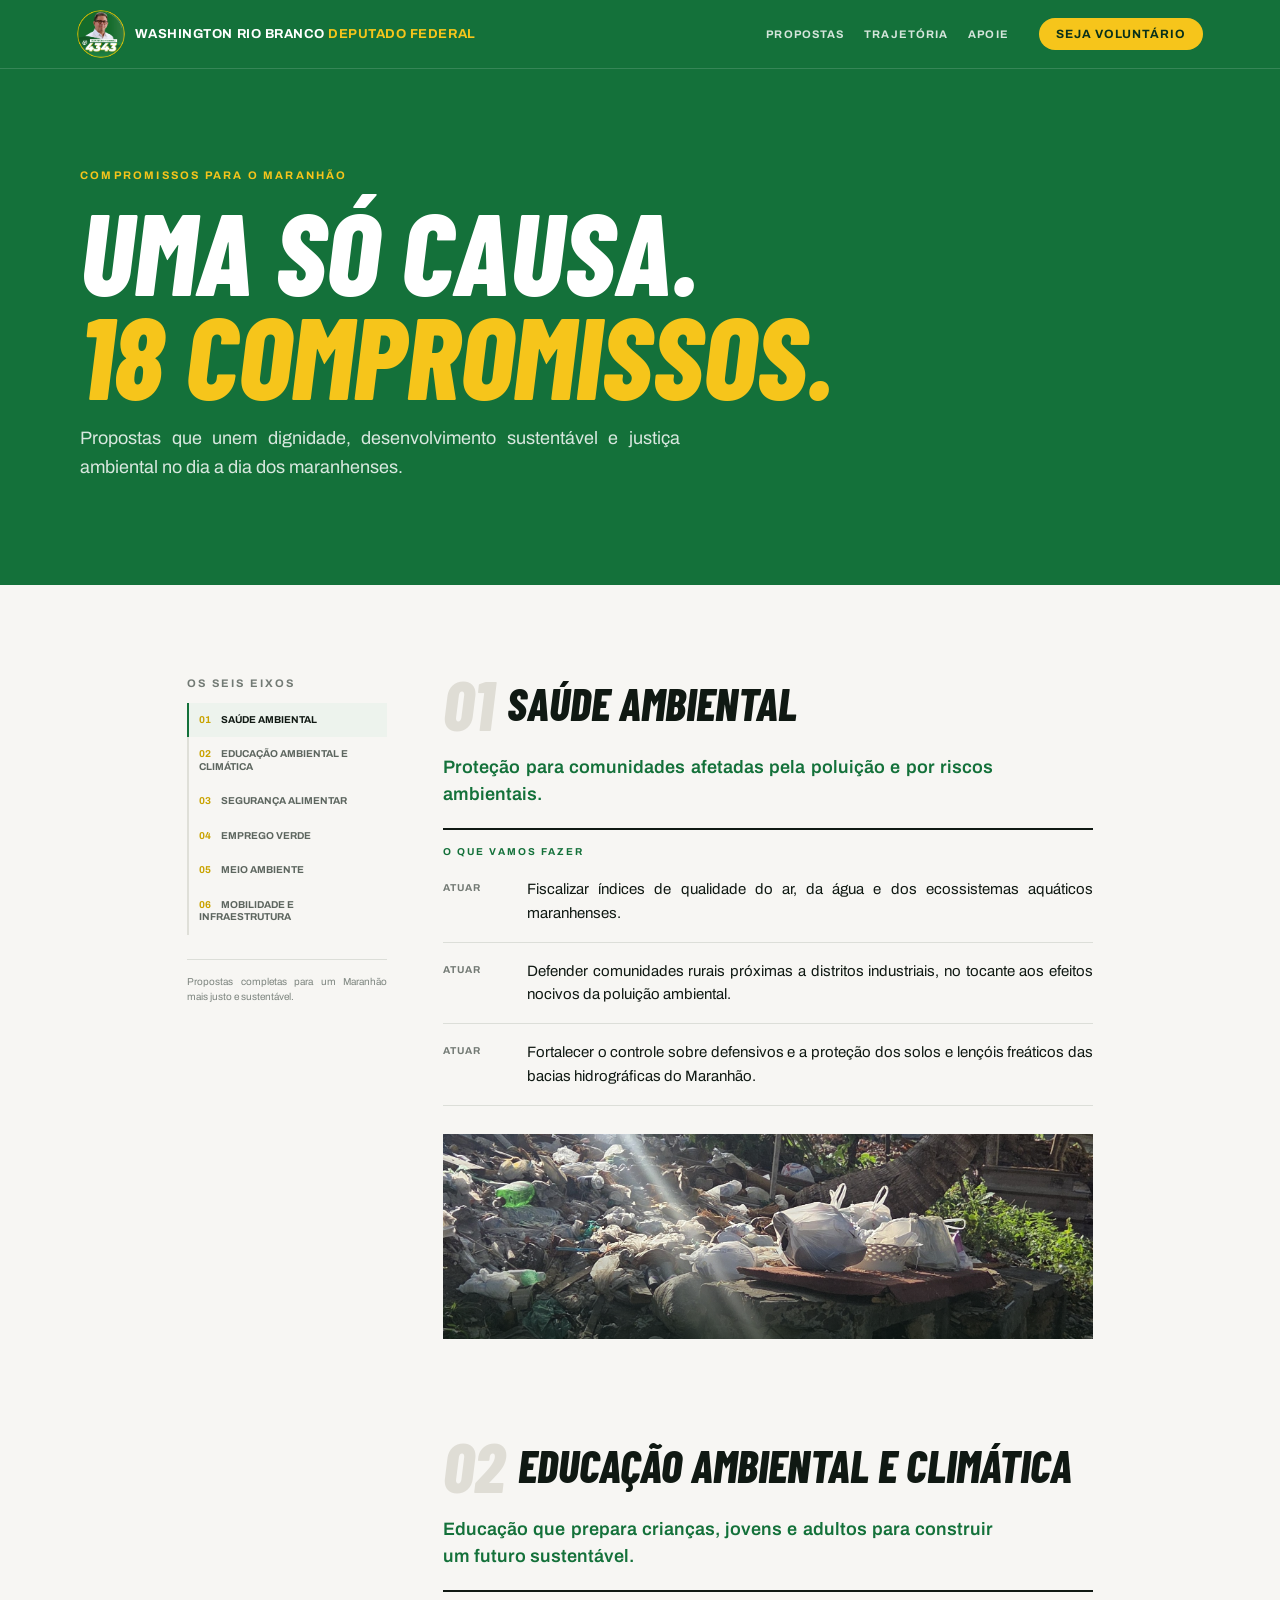
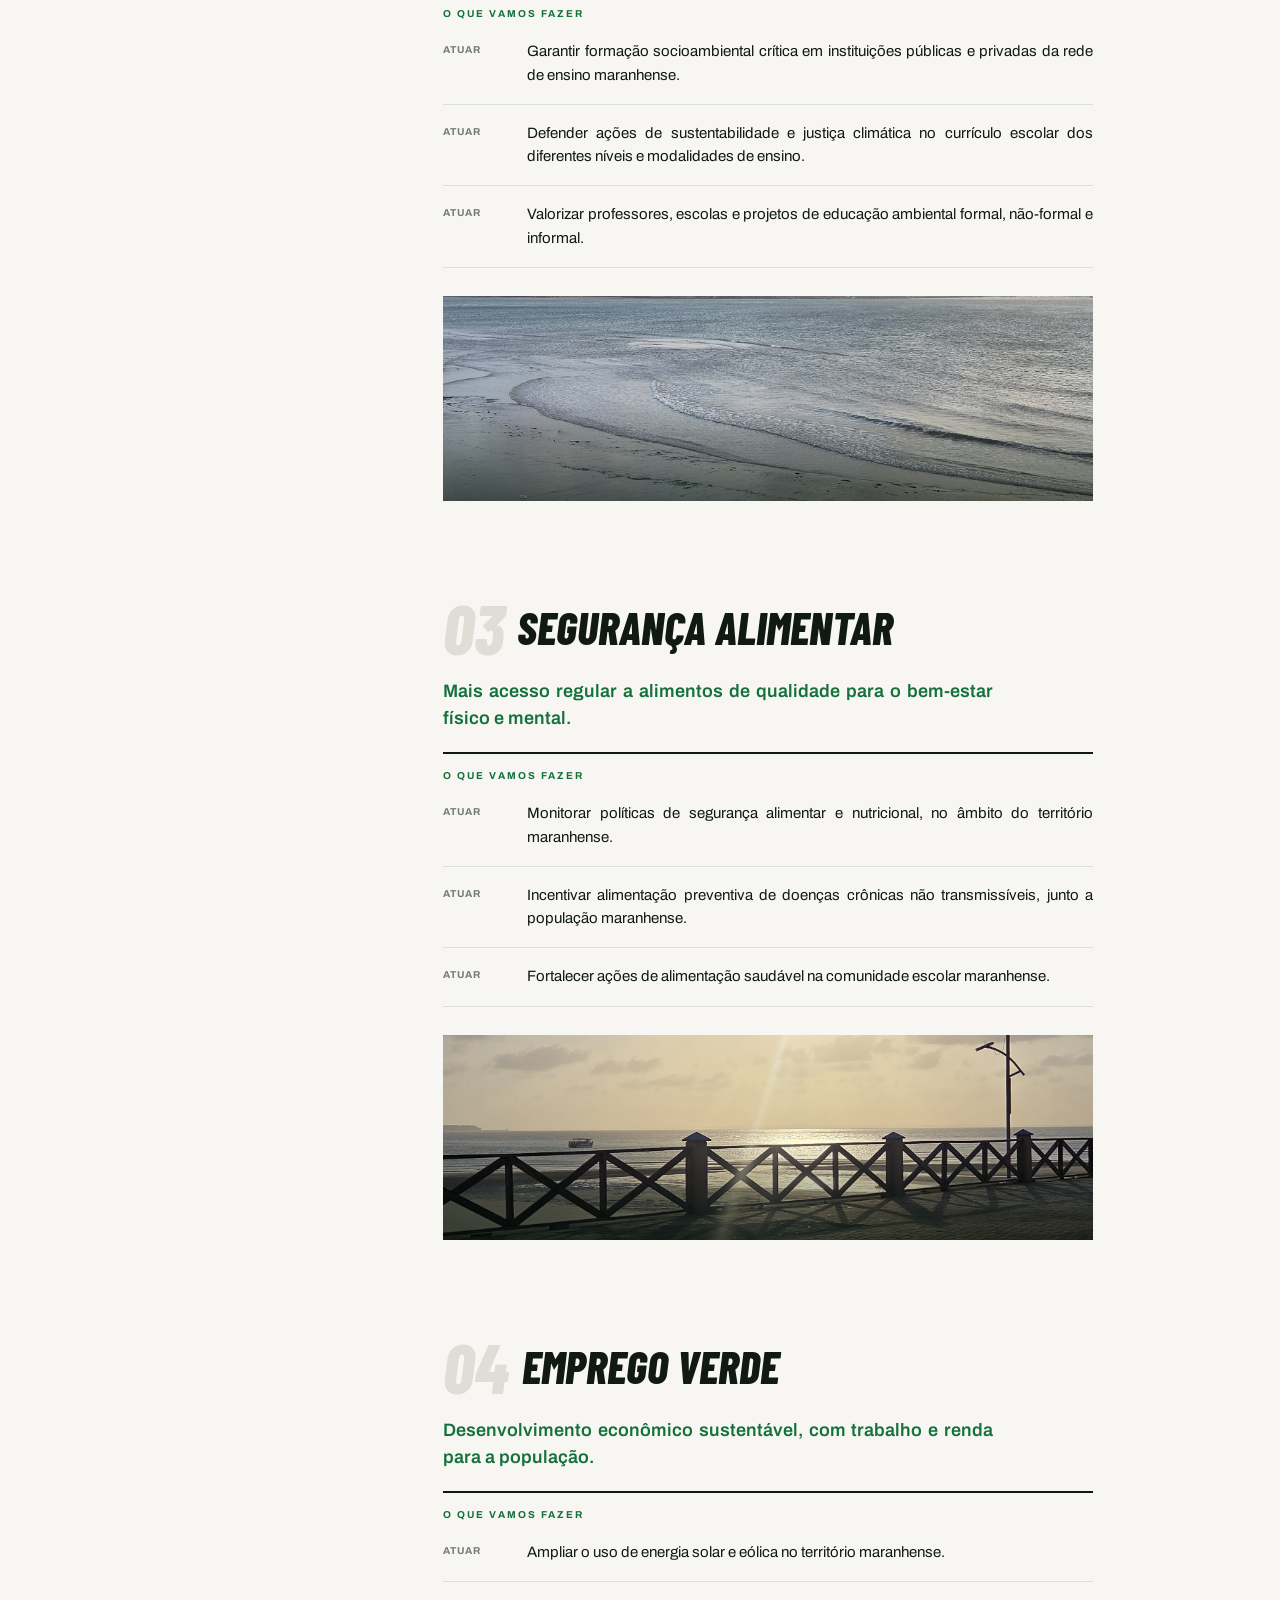
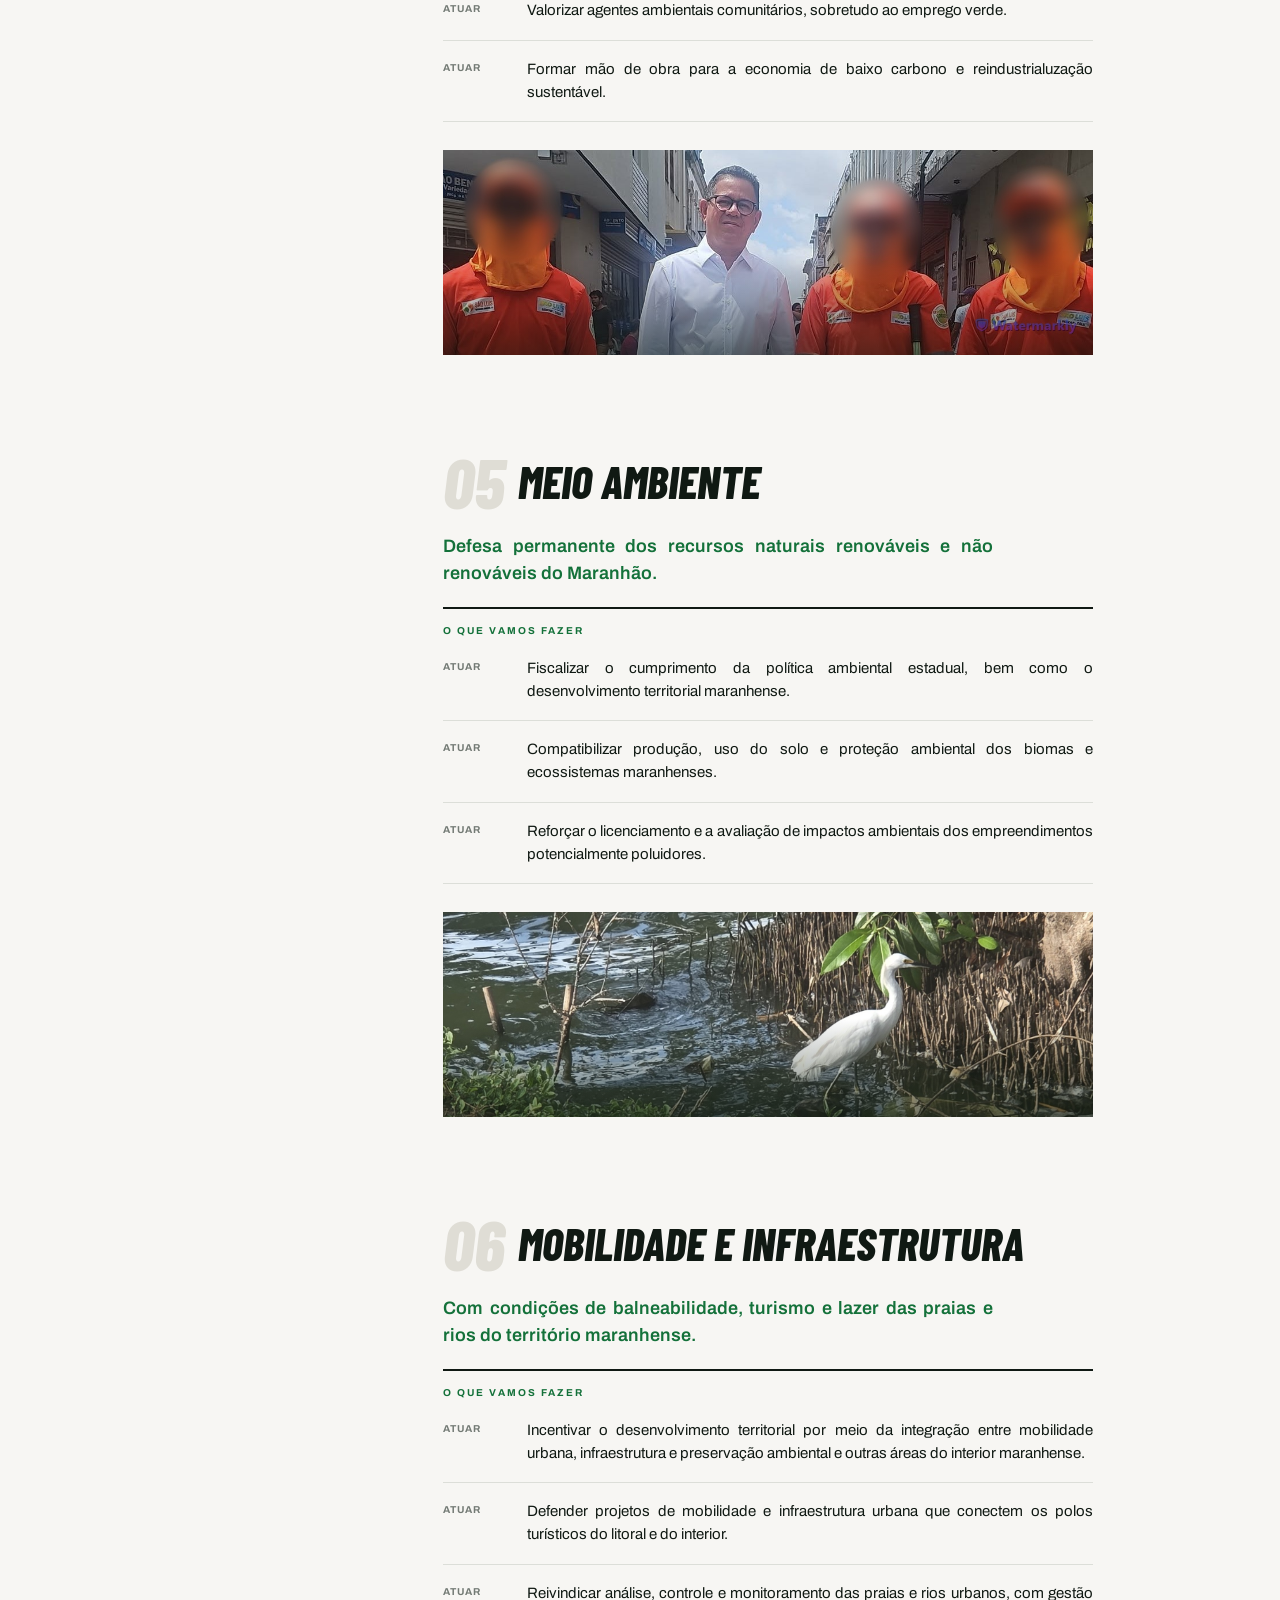
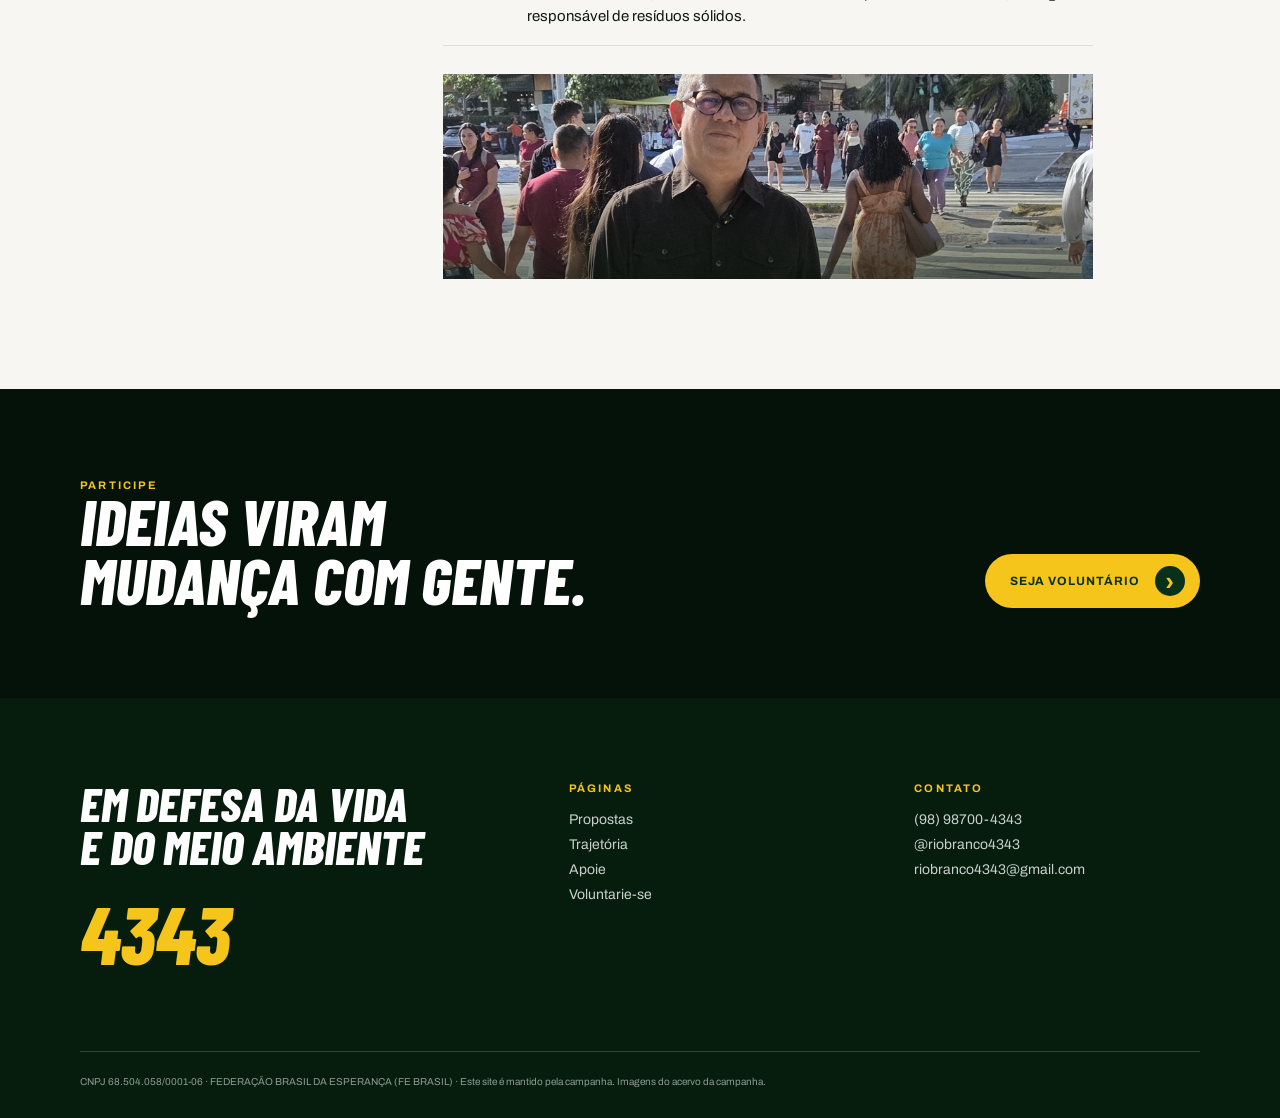
<file: propostas.html>
<!doctype html>
<html lang="pt-BR">
  <head>
    <meta charset="utf-8">
    <meta name="viewport" content="width=device-width,initial-scale=1">
    <meta
      name="description"
      content="Conheça os 18 compromissos e as seis frentes de Washington Rio Branco 4343 para o Maranhão: saúde ambiental, educação, segurança alimentar, emprego verde, meio ambiente e mobilidade."
    />
    <meta name="robots" content="index, follow" />
    <link rel="canonical" href="https://washington-candidato.vercel.app/propostas.html" />
    <title>Propostas — Washington Rio Branco 4343 | Deputado Federal MA</title>
    <link rel="icon" href="assets/marca-w.jpg" type="image/png">
    <link rel="stylesheet" href="styles.css?v=propostas-indice-ativo">

    <meta property="og:type" content="website" />
    <meta property="og:site_name" content="Washington Rio Branco 4343" />
    <meta property="og:locale" content="pt_BR" />
    <meta property="og:url" content="https://washington-candidato.vercel.app/propostas.html" />
    <meta property="og:title" content="Propostas — Washington Rio Branco 4343 | Deputado Federal MA" />
    <meta
      property="og:description"
      content="Os 18 compromissos da campanha: saúde ambiental, educação, segurança alimentar, emprego verde, meio ambiente e mobilidade para o Maranhão."
    />
    <meta property="og:image" content="https://washington-candidato.vercel.app/assets/estudio-2.jpg" />
    <meta name="twitter:card" content="summary_large_image" />
    <meta name="twitter:title" content="Propostas — Washington Rio Branco 4343" />
    <meta
      name="twitter:description"
      content="Os 18 compromissos da campanha para o Maranhão, em seis frentes que unem vida e meio ambiente."
    />
    <meta name="twitter:image" content="https://washington-candidato.vercel.app/assets/estudio-2.jpg" />
  </head>
  <body>
    <header>
      <div class="wrap nav">
        <a class="brand" href="index.html">
          <img src="assets/selo-circular.png" alt="Washington 4343">
          <span>WASHINGTON RIO BRANCO <strong>  DEPUTADO FEDERAL</strong>
          </span>
        </a>
        <nav>
          <a href="propostas.html">PROPOSTAS</a>
          <a href="trajetoria.html">TRAJETÓRIA</a>
          <a href="apoie.html">APOIE</a>
        </nav>
        <details class="mobile-menu">
          <summary aria-label="Abrir menu de navegação"><span></span><span></span><span></span><b>MENU</b></summary>
          <div class="mobile-menu-panel">
            <span class="mobile-menu-title">MENU</span>
            <a href="propostas.html">PROPOSTAS</a>
            <a href="trajetoria.html">TRAJETÓRIA</a>
            <a href="apoie.html">APOIE</a>
            <a href="voluntarie-se.html">VOLUNTARIE-SE</a>
          </div>
        </details>
        <a class="button" href="voluntarie-se.html">SEJA VOLUNTÁRIO</a>
      </div>
    </header>
    <main>
      <section class="page-hero">
        <div class="wrap">
          <div class="kicker">COMPROMISSOS PARA O MARANHÃO</div>
          <h1>UMA SÓ CAUSA.<br>
            <span style="color:#f6c51b">18 COMPROMISSOS.</span>
          </h1>
          <p>Propostas que unem dignidade, desenvolvimento sustentável e justiça ambiental no dia a dia dos maranhenses.</p>
        </div>
      </section>
      <section class="proposals" aria-label="Eixos de propostas">
        <aside class="proposal-index">
          <div class="kicker kicker-green">OS SEIS EIXOS</div>
          <a class="active" href="#proposta-01"><b>01</b> SAÚDE AMBIENTAL</a>
          <a href="#proposta-02"><b>02</b> EDUCAÇÃO AMBIENTAL E CLIMÁTICA</a>
          <a href="#proposta-03"><b>03</b> SEGURANÇA ALIMENTAR</a>
          <a href="#proposta-04"><b>04</b> EMPREGO VERDE</a>
          <a href="#proposta-05"><b>05</b> MEIO AMBIENTE</a>
          <a href="#proposta-06"><b>06</b> MOBILIDADE E INFRAESTRUTURA</a>
          <p>Propostas completas para um Maranhão mais justo e sustentável.</p>
        </aside>
        <div class="proposals-list">
      <section class="proposal proposal--portrait" id="proposta-01" data-reveal>
        <div class="proposal-text">
          <span class="number">01</span>
          <h2>SAÚDE AMBIENTAL</h2>
          <p>Proteção para comunidades afetadas pela poluição e por riscos ambientais.</p>
          <ul>
            <li>Fiscalizar índices de qualidade do ar, da água e dos ecossistemas aquáticos maranhenses.</li>
            <li>Defender comunidades rurais próximas a distritos industriais, no tocante aos efeitos nocivos da poluição ambiental.</li>
            <li>Fortalecer o controle sobre defensivos e a proteção dos solos e lençóis freáticos das bacias hidrográficas do Maranhão.</li>
          </ul>
        </div>
        <div class="proposal-photo">
          <img src="assets/saude-ambiental-prop.jpg" alt="Comunidade de São Luís">
        </div>
      </section>
      <section class="proposal proposal--portrait" id="proposta-02" data-reveal>
        <div class="proposal-photo">
          <img src="assets/educ-amb-prop.jpg" alt="Washington em estúdio">
        </div>
        <div class="proposal-text">
          <span class="number">02</span>
          <h2>EDUCAÇÃO AMBIENTAL E CLIMÁTICA</h2>
          <p>Educação que prepara crianças, jovens e adultos para construir um futuro sustentável.</p>
          <ul>
            <li>Garantir formação socioambiental crítica em instituições públicas e privadas da rede de ensino maranhense.</li>
            <li>Defender ações de sustentabilidade e justiça climática no currículo escolar dos diferentes níveis e modalidades de ensino.</li>
            <li>Valorizar professores, escolas e projetos de educação ambiental formal, não-formal e informal.</li>
          </ul>
        </div>
      </section>
      <section class="proposal proposal--panorama" id="proposta-03" data-reveal>
        <div class="proposal-text">
          <span class="number">03</span>
          <h2>SEGURANÇA ALIMENTAR</h2>
          <p>Mais acesso regular a alimentos de qualidade para o bem-estar físico e mental.</p>
          <ul>
            <li>Monitorar políticas de segurança alimentar e nutricional, no âmbito do território maranhense.</li>
            <li>Incentivar alimentação preventiva de doenças crônicas não transmissíveis, junto a população maranhense.</li>
            <li>Fortalecer ações de alimentação saudável na comunidade escolar maranhense.</li>
          </ul>
        </div>
        <div class="proposal-photo">
          <img src="assets/seg-ali.jpg" alt="Lençóis Maranhenses">
        </div>
      </section>
      <section class="proposal proposal--landscape" id="proposta-04" data-reveal>
        <div class="proposal-photo">
          <img src="assets/rua - Copia.jpg" alt="Reunião de trabalho">
        </div>
        <div class="proposal-text">
          <span class="number">04</span>
          <h2>EMPREGO VERDE</h2>
          <p>Desenvolvimento econômico sustentável, com trabalho e renda para a população.</p>
          <ul>
            <li>Ampliar o uso de energia solar e eólica no território maranhense.</li>
            <li>Valorizar agentes ambientais comunitários, sobretudo ao emprego verde.</li>
            <li>Formar mão de obra para a economia de baixo carbono e reindustrialuzação sustentável.</li>
          </ul>
        </div>
      </section>
      <section class="proposal proposal--panorama" id="proposta-05" data-reveal>
        <div class="proposal-text">
          <span class="number">05</span>
          <h2>MEIO AMBIENTE</h2>
          <p>Defesa permanente dos recursos naturais renováveis e não renováveis do Maranhão.</p>
          <ul>
            <li>Fiscalizar o cumprimento da política ambiental estadual, bem como o desenvolvimento territorial maranhense.</li>
            <li>Compatibilizar produção, uso do solo e proteção ambiental dos biomas e ecossistemas maranhenses.</li>
            <li>Reforçar o licenciamento e a avaliação de impactos ambientais dos empreendimentos potencialmente poluidores.</li>
          </ul>
        </div>
        <div class="proposal-photo">
          <img src="assets/meio-ambiente-prop.jpg" alt="Natureza do Maranhão">
        </div>
      </section>
      <section class="proposal proposal--portrait" id="proposta-06" data-reveal>
        <div class="proposal-text">
          <span class="number">06</span>
          <h2>MOBILIDADE E INFRAESTRUTURA</h2>
          <p>Com condições de balneabilidade, turismo e lazer das praias e rios do território maranhense.</p>
          <ul>
            <li>Incentivar o desenvolvimento territorial por meio da integração entre mobilidade urbana, infraestrutura e preservação ambiental e outras áreas do interior maranhense.</li>
            <li>Defender projetos de mobilidade e infraestrutura urbana que conectem os polos turísticos do litoral e do interior.</li>
            <li>Reivindicar análise, controle e monitoramento das praias e rios urbanos, com gestão responsável de resíduos sólidos.</li>
          </ul>
        </div>
        <div class="proposal-photo">
          <img src="assets/mobi-infra-prop.jpg" alt="Mobilidade urbana em São Luís">
        </div>
      </section>
        </div>
      </section>
      <section class="cta">
        <div class="wrap" data-reveal>
          <div>
            <div class="kicker">PARTICIPE</div>
            <h2>IDEIAS VIRAM<br>MUDANÇA COM GENTE.</h2>
          </div>
          <a class="button" href="voluntarie-se.html">SEJA VOLUNTÁRIO</a>
        </div>
      </section>
    </main>
    <footer class="footer">
      <div class="wrap footer-grid">
        <div>
          <h2>EM DEFESA DA VIDA<br />E DO MEIO AMBIENTE</h2>
          <strong>4343</strong>
        </div>
        <div>
          <div class="kicker">PÁGINAS</div>
          <a href="propostas.html">Propostas</a>
          <a href="trajetoria.html">Trajetória</a>
          <a href="apoie.html">Apoie</a>
          <a href="voluntarie-se.html">Voluntarie-se</a>
        </div>
        <div>
          <div class="kicker">CONTATO</div>
          <a href="https://wa.me/5598987004343">(98) 98700-4343</a>
          <a href="https://instagram.com/riobranco4343">@riobranco4343</a>
          <a href="mailto:riobranco4343@gmail.com">riobranco4343@gmail.com</a>
        </div>
      </div>
      <div class="wrap footer-legal">
        CNPJ 68.504.058/0001-06 · FEDERAÇÃO BRASIL DA ESPERANÇA (FE BRASIL) ·
        Este site é mantido pela campanha. Imagens do acervo da campanha.
      </div>
    </footer>
    <script src="app.js?v=propostas-indice-ativo"></script>
  </body>
</html>
</file>
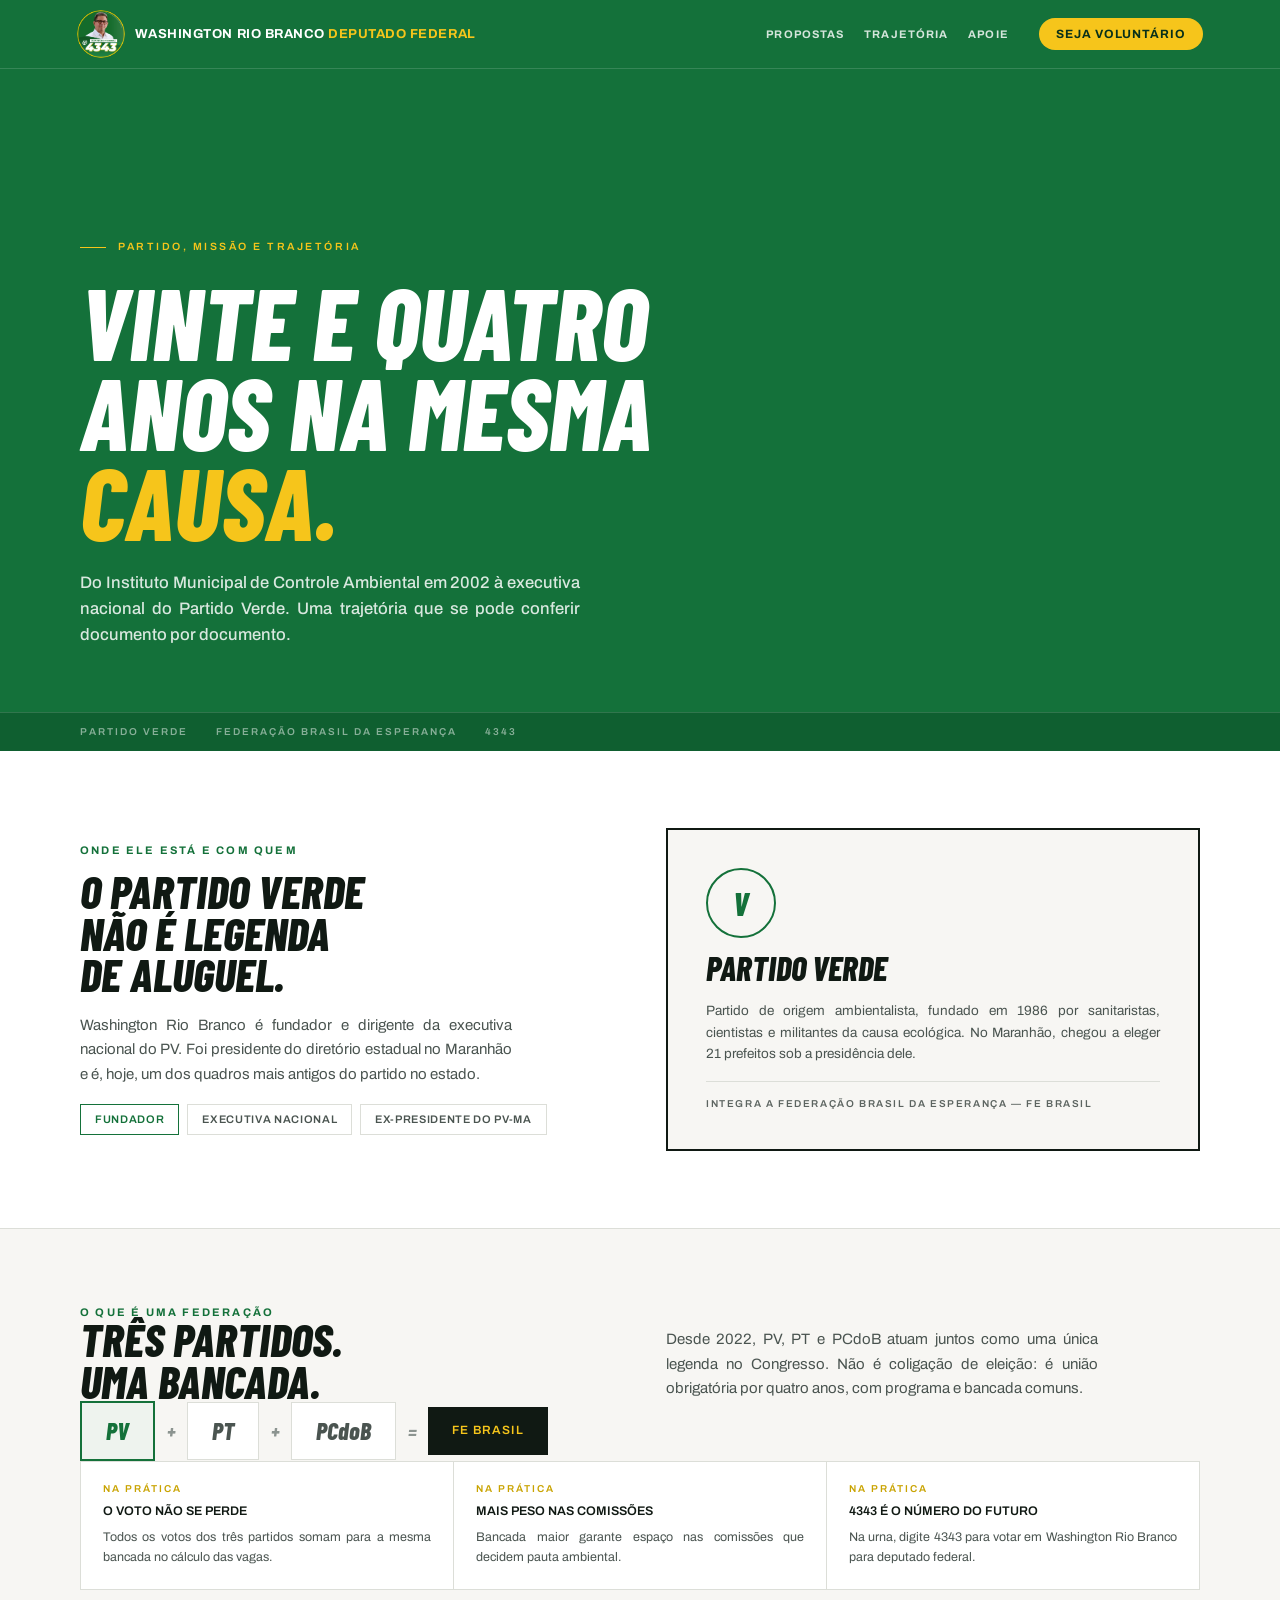
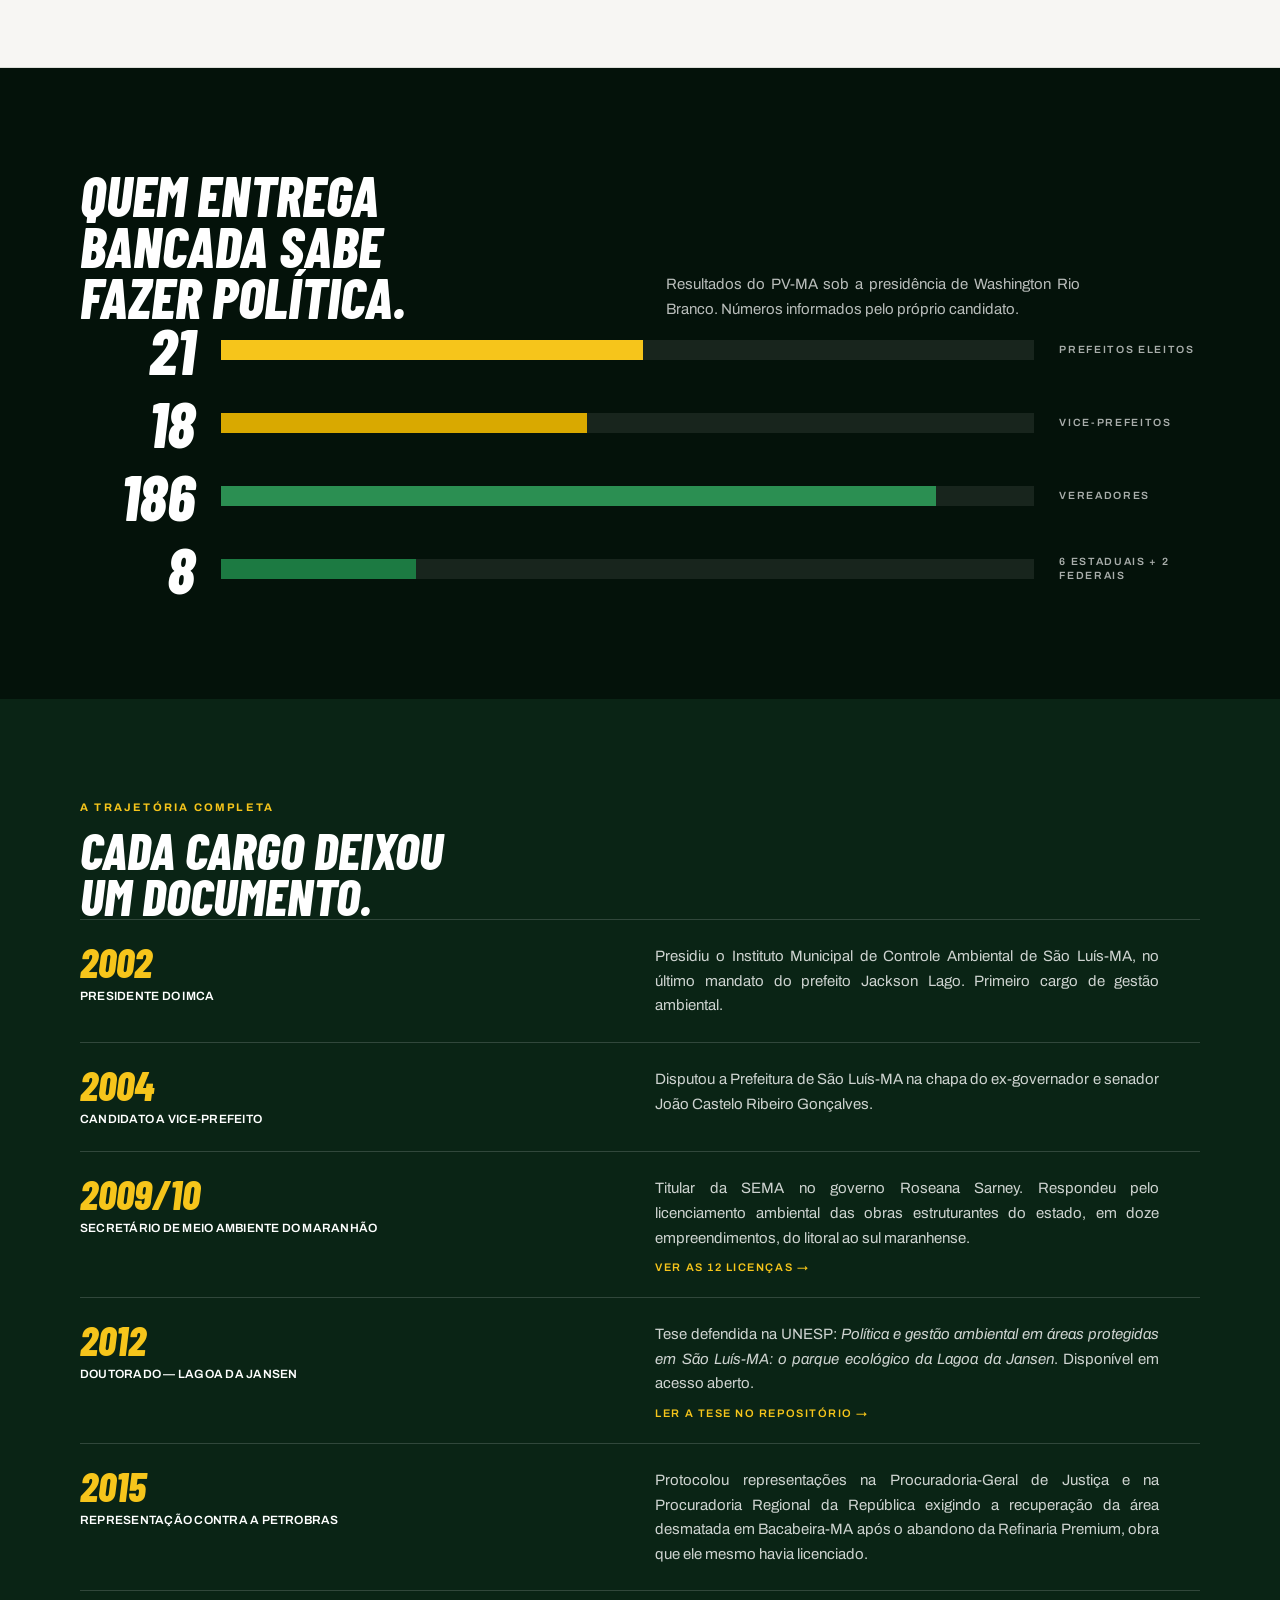
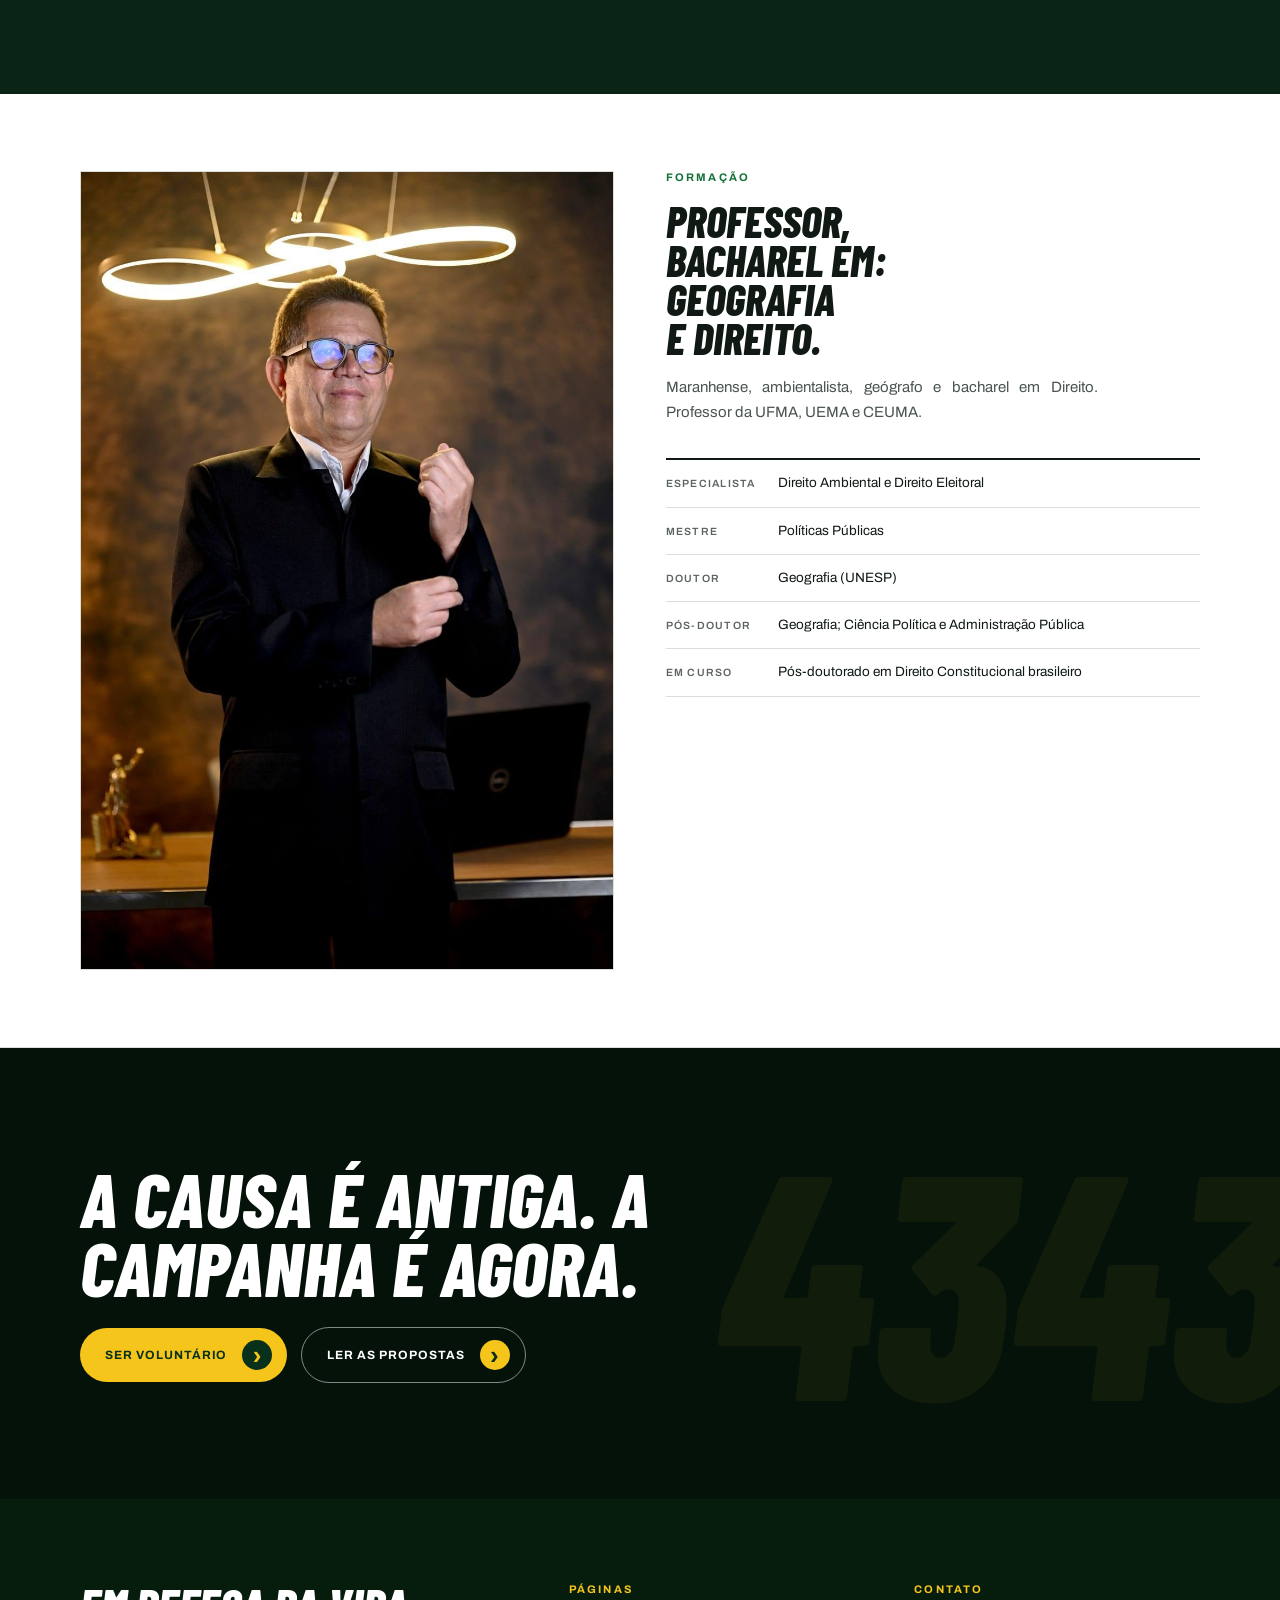
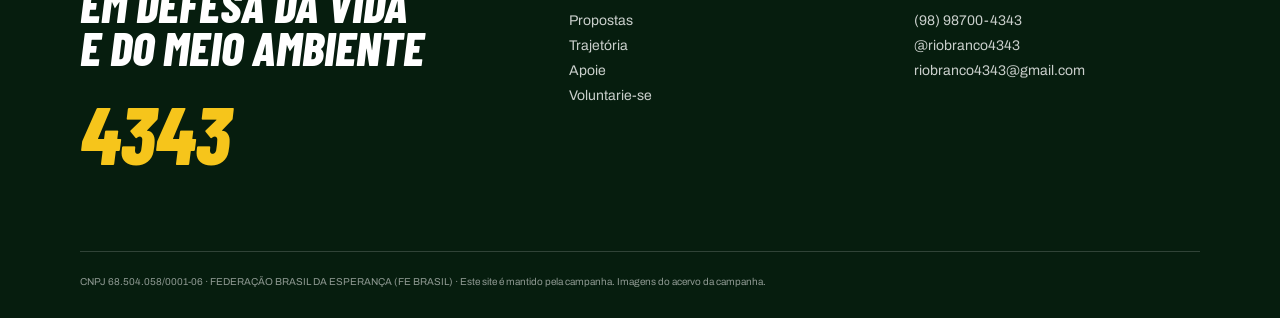
<file: trajetoria.html>
<!doctype html>
<html lang="pt-BR">
  <head>
    <meta charset="utf-8" />
    <meta name="viewport" content="width=device-width, initial-scale=1" />
    <meta
      name="description"
      content="Partido, missão e trajetória de Washington Rio Branco 4343 — 24 anos na causa ambiental, do IMCA à executiva nacional do Partido Verde."
    />
    <meta name="robots" content="index, follow" />
    <link rel="canonical" href="https://washington-candidato.vercel.app/trajetoria.html" />
    <title>Trajetória e Partido — Washington Rio Branco 4343</title>
    <link rel="icon" href="assets/marca-w.jpg" type="image/png" />
    <link rel="stylesheet" href="styles.css" />
    <link rel="stylesheet" href="trajetoria.css" />

    <meta property="og:type" content="website" />
    <meta property="og:site_name" content="Washington Rio Branco 4343" />
    <meta property="og:locale" content="pt_BR" />
    <meta property="og:url" content="https://washington-candidato.vercel.app/trajetoria.html" />
    <meta property="og:title" content="Trajetória e Partido — Washington Rio Branco 4343" />
    <meta
      property="og:description"
      content="24 anos na causa ambiental: do IMCA à Secretaria de Meio Ambiente do Maranhão e à executiva nacional do Partido Verde."
    />
    <meta property="og:image" content="https://washington-candidato.vercel.app/assets/estudio-3.jpeg" />
    <meta name="twitter:card" content="summary_large_image" />
    <meta name="twitter:title" content="Trajetória e Partido — Washington Rio Branco 4343" />
    <meta
      name="twitter:description"
      content="24 anos na causa ambiental: do IMCA à executiva nacional do Partido Verde."
    />
    <meta name="twitter:image" content="https://washington-candidato.vercel.app/assets/estudio-3.jpeg" />
  </head>
  <body>
    <header>
      <div class="wrap nav">
        <a class="brand" href="index.html">
          <img src="assets/selo-circular.png" alt="Washington 4343" />
          <span>WASHINGTON RIO BRANCO <strong>  DEPUTADO FEDERAL</strong></span>
        </a>
        <nav>
          <a href="propostas.html">PROPOSTAS</a>
          <a href="trajetoria.html">TRAJETÓRIA</a>
          <a href="apoie.html">APOIE</a>
        </nav>
        <details class="mobile-menu">
          <summary aria-label="Abrir menu de navegação"><span></span><span></span><span></span><b>MENU</b></summary>
          <div class="mobile-menu-panel">
            <span class="mobile-menu-title">MENU</span>
            <a href="propostas.html">PROPOSTAS</a>
            <a href="trajetoria.html">TRAJETÓRIA</a>
            <a href="apoie.html">APOIE</a>
            <a href="voluntarie-se.html">VOLUNTARIE-SE</a>
          </div>
        </details>
        <a class="button" href="voluntarie-se.html">SEJA VOLUNTÁRIO</a>
      </div>
    </header>
    <main>
      <section class="traj-hero">
        <div class="wrap traj-hero-inner">
          <div class="traj-eyebrow">
            <i></i>
            <span>PARTIDO, MISSÃO E TRAJETÓRIA</span>
          </div>
          <h1>
            VINTE E QUATRO<br />
            ANOS NA MESMA<br />
            <span>CAUSA.</span>
          </h1>
          <p>
            Do Instituto Municipal de Controle Ambiental em 2002 à executiva
            nacional do Partido Verde. Uma trajetória que se pode conferir
            documento por documento.
          </p>
        </div>
        <div class="traj-band">
          <div class="wrap">
            <span>PARTIDO VERDE</span>
            <span>FEDERAÇÃO BRASIL DA ESPERANÇA</span>
            <span>4343</span>
          </div>
        </div>
      </section>

      <section class="traj-party">
        <div class="wrap">
          <div data-reveal>
            <div class="kicker kicker-green">ONDE ELE ESTÁ E COM QUEM</div>
            <h2>O PARTIDO VERDE<br />NÃO É LEGENDA<br />DE ALUGUEL.</h2>
            <p>
              Washington Rio Branco é fundador e dirigente da executiva
              nacional do PV. Foi presidente do diretório estadual no
              Maranhão e é, hoje, um dos quadros mais antigos do partido no
              estado.
            </p>
            <div class="traj-tags">
              <div class="traj-tag is-primary">FUNDADOR</div>
              <div class="traj-tag">EXECUTIVA NACIONAL</div>
              <div class="traj-tag">EX-PRESIDENTE DO PV-MA</div>
            </div>
          </div>
          <div class="traj-card" data-reveal>
            <div class="traj-card-badge">V</div>
            <h3>PARTIDO VERDE</h3>
            <p>
              Partido de origem ambientalista, fundado em 1986 por
              sanitaristas, cientistas e militantes da causa ecológica. No
              Maranhão, chegou a eleger 21 prefeitos sob a presidência dele.
            </p>
            <small>INTEGRA A FEDERAÇÃO BRASIL DA ESPERANÇA — FE BRASIL</small>
          </div>
        </div>
      </section>

      <section class="traj-federation">
        <div class="wrap">
          <div class="traj-federation-head" data-reveal>
            <div>
              <div class="kicker kicker-green">O QUE É UMA FEDERAÇÃO</div>
              <h2>TRÊS PARTIDOS.<br />UMA BANCADA.</h2>
            </div>
            <p>
              Desde 2022, PV, PT e PCdoB atuam juntos como uma única legenda
              no Congresso. Não é coligação de eleição: é união obrigatória
              por quatro anos, com programa e bancada comuns.
            </p>
          </div>
          <div class="traj-diagram" data-reveal>
            <div class="party is-active">PV</div>
            <div class="op">+</div>
            <div class="party">PT</div>
            <div class="op">+</div>
            <div class="party">PCdoB</div>
            <div class="op">=</div>
            <div class="result">FE BRASIL</div>
          </div>
          <div class="traj-practical" data-reveal>
            <div>
              <span class="tag">NA PRÁTICA</span>
              <strong>O VOTO NÃO SE PERDE</strong>
              <p>
                Todos os votos dos três partidos somam para a mesma bancada
                no cálculo das vagas.
              </p>
            </div>
            <div>
              <span class="tag">NA PRÁTICA</span>
              <strong>MAIS PESO NAS COMISSÕES</strong>
              <p>
                Bancada maior garante espaço nas comissões que decidem pauta
                ambiental.
              </p>
            </div>
            <div>
              <span class="tag">NA PRÁTICA</span>
              <strong>4343 É O NÚMERO DO FUTURO</strong>
              <p>
                Na urna, digite 4343 para votar em Washington Rio Branco
                para deputado federal.
              </p>
            </div>
          </div>
        </div>
      </section>

      <section class="traj-scoreboard">
        <div class="wrap">
          <div class="traj-scoreboard-head" data-reveal>
            <h2>QUEM ENTREGA<br />BANCADA SABE<br />FAZER POLÍTICA.</h2>
            <p>
              Resultados do PV-MA sob a presidência de Washington Rio
              Branco. Números informados pelo próprio candidato.
            </p>
          </div>
          <div class="traj-scores" data-scoreboard data-reveal>
            <div class="traj-score-row" data-value="21" data-width="52">
              <div class="traj-score-value">0</div>
              <div class="traj-score-bar"><div class="traj-score-fill"></div></div>
              <div class="traj-score-label">PREFEITOS ELEITOS</div>
            </div>
            <div class="traj-score-row" data-value="18" data-width="45">
              <div class="traj-score-value">0</div>
              <div class="traj-score-bar"><div class="traj-score-fill"></div></div>
              <div class="traj-score-label">VICE-PREFEITOS</div>
            </div>
            <div class="traj-score-row" data-value="186" data-width="88">
              <div class="traj-score-value">0</div>
              <div class="traj-score-bar"><div class="traj-score-fill"></div></div>
              <div class="traj-score-label">VEREADORES</div>
            </div>
            <div class="traj-score-row" data-value="8" data-width="24">
              <div class="traj-score-value">0</div>
              <div class="traj-score-bar"><div class="traj-score-fill"></div></div>
              <div class="traj-score-label">6 ESTADUAIS + 2 FEDERAIS</div>
            </div>
          </div>
        </div>
      </section>

      <section class="traj-timeline">
        <div class="wrap">
          <div class="traj-timeline-head" data-reveal>
            <div class="kicker">A TRAJETÓRIA COMPLETA</div>
            <h2>CADA CARGO DEIXOU<br />UM DOCUMENTO.</h2>
          </div>
          <div class="traj-timeline-list">
            <div class="traj-timeline-item" data-reveal>
              <div class="traj-timeline-year-wrap">
                <div class="traj-timeline-year">2002</div>
                <div class="traj-timeline-title">PRESIDENTE DO IMCA</div>
              </div>
              <p>
                Presidiu o Instituto Municipal de Controle Ambiental de São
                Luís-MA, no último mandato do prefeito Jackson Lago. Primeiro
                cargo de gestão ambiental.
              </p>
            </div>
            <div class="traj-timeline-item" data-reveal>
              <div class="traj-timeline-year-wrap">
                <div class="traj-timeline-year">2004</div>
                <div class="traj-timeline-title">CANDIDATO A VICE-PREFEITO</div>
              </div>
              <p>
                Disputou a Prefeitura de São Luís-MA na chapa do ex-governador
                e senador João Castelo Ribeiro Gonçalves.
              </p>
            </div>
            <div class="traj-timeline-item" data-reveal>
              <div class="traj-timeline-year-wrap">
                <div class="traj-timeline-year">2009/10</div>
                <div class="traj-timeline-title">
                  SECRETÁRIO DE MEIO AMBIENTE DO MARANHÃO
                </div>
              </div>
              <div class="traj-timeline-body">
                <p>
                  Titular da SEMA no governo Roseana Sarney. Respondeu pelo
                  licenciamento ambiental das obras estruturantes do estado, em
                  doze empreendimentos, do litoral ao sul maranhense.
                </p>
                <a href="index.html#assinaturas">VER AS 12 LICENÇAS →</a>
              </div>
            </div>
            <div class="traj-timeline-item" data-reveal>
              <div class="traj-timeline-year-wrap">
                <div class="traj-timeline-year">2012</div>
                <div class="traj-timeline-title">
                  DOUTORADO — LAGOA DA JANSEN
                </div>
              </div>
              <div class="traj-timeline-body">
                <p>
                  Tese defendida na UNESP:
                  <em
                    >Política e gestão ambiental em áreas protegidas em São
                    Luís-MA: o parque ecológico da Lagoa da Jansen</em
                  >. Disponível em acesso aberto.
                </p>
                <a href="https://repositorio.unesp.br/handle/11449/105040"
                  >LER A TESE NO REPOSITÓRIO →</a
                >
              </div>
            </div>
            <div class="traj-timeline-item" data-reveal>
              <div class="traj-timeline-year-wrap">
                <div class="traj-timeline-year">2015</div>
                <div class="traj-timeline-title">
                  REPRESENTAÇÃO CONTRA A PETROBRAS
                </div>
              </div>
              <p>
                Protocolou representações na Procuradoria-Geral de Justiça e
                na Procuradoria Regional da República exigindo a
                recuperação da área desmatada em Bacabeira-MA após o abandono
                da Refinaria Premium, obra que ele mesmo havia licenciado.
              </p>
            </div>
          </div>
        </div>
      </section>

      <section class="traj-formation">
        <div class="wrap">
          <img
            data-reveal
            src="assets/estudio-2.jpg"
            alt="Retrato de Washington Rio Branco"
          />
          <div class="traj-formation-info" data-reveal>
            <div class="kicker kicker-green">FORMAÇÃO</div>
            <h2>PROFESSOR,<br /> BACHAREL EM:<br />GEOGRAFIA<br />E DIREITO.</h2>
            <p>
              Maranhense, ambientalista, geógrafo e bacharel em Direito.
              Professor da UFMA, UEMA e CEUMA.
            </p>
            <dl class="traj-formation-list">
              <div class="traj-formation-row">
                <dt>ESPECIALISTA</dt>
                <dd>Direito Ambiental e Direito Eleitoral</dd>
              </div>
              <div class="traj-formation-row">
                <dt>MESTRE</dt>
                <dd>Políticas Públicas</dd>
              </div>
              <div class="traj-formation-row">
                <dt>DOUTOR</dt>
                <dd>Geografia (UNESP)</dd>
              </div>
              <div class="traj-formation-row">
                <dt>PÓS-DOUTOR</dt>
                <dd>Geografia; Ciência Política e Administração Pública</dd>
              </div>
              <div class="traj-formation-row">
                <dt>EM CURSO</dt>
                <dd>Pós-doutorado em Direito Constitucional brasileiro</dd>
              </div>
            </dl>
          </div>
        </div>
      </section>

      <section class="traj-cta">
        <div class="traj-cta-watermark">4343</div>
        <div class="wrap">
          <h2 data-reveal>A CAUSA É ANTIGA. A CAMPANHA É AGORA.</h2>
          <div class="traj-cta-actions" data-reveal>
            <a class="button" href="voluntarie-se.html">SER VOLUNTÁRIO</a>
            <a class="button alt" href="propostas.html">LER AS PROPOSTAS</a>
          </div>
        </div>
      </section>
    </main>
    <footer class="footer">
      <div class="wrap footer-grid">
        <div>
          <h2>EM DEFESA DA VIDA<br />E DO MEIO AMBIENTE</h2>
          <strong>4343</strong>
        </div>
        <div>
          <div class="kicker">PÁGINAS</div>
          <a href="propostas.html">Propostas</a>
          <a href="trajetoria.html">Trajetória</a>
          <a href="apoie.html">Apoie</a>
          <a href="voluntarie-se.html">Voluntarie-se</a>
        </div>
        <div>
          <div class="kicker">CONTATO</div>
          <a href="https://wa.me/5598987004343">(98) 98700-4343</a>
          <a href="https://instagram.com/riobranco4343">@riobranco4343</a>
          <a href="mailto:riobranco4343@gmail.com">riobranco4343@gmail.com</a>
        </div>
      </div>
      <div class="wrap footer-legal">
        CNPJ 68.504.058/0001-06 · FEDERAÇÃO BRASIL DA ESPERANÇA (FE BRASIL) ·
        Este site é mantido pela campanha. Imagens do acervo da campanha.
      </div>
    </footer>
    <script src="trajetoria.js"></script>
  </body>
</html>
</file>
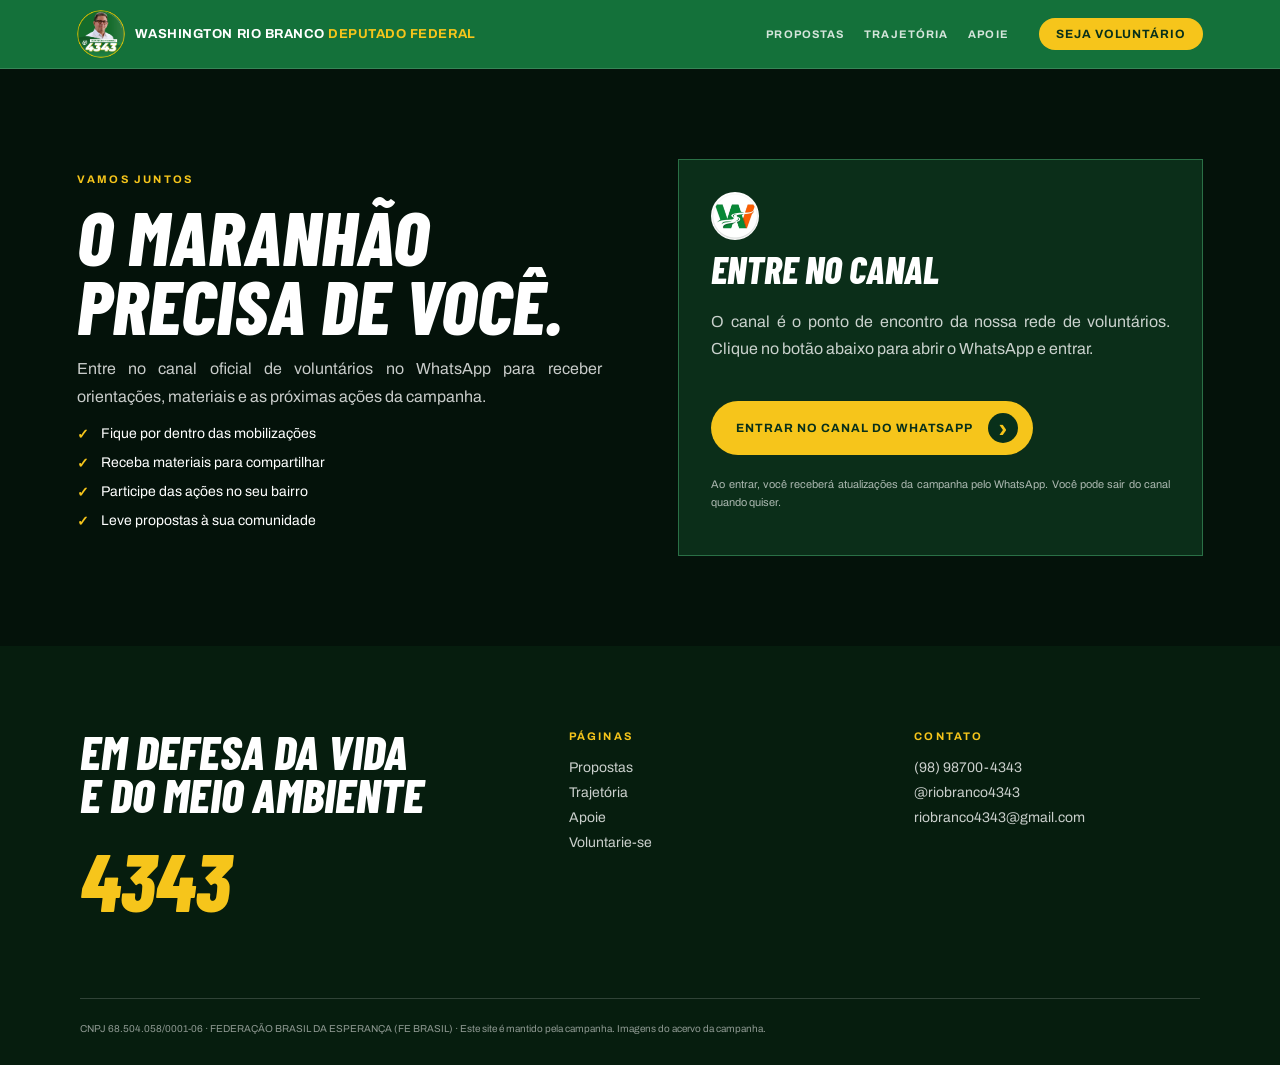
<file: voluntarie-se.html>
<!doctype html>
<html lang="pt-BR">
  <head>
    <meta charset="utf-8" />
    <meta name="viewport" content="width=device-width, initial-scale=1" />
    <meta
      name="description"
      content="Seja voluntário na campanha de Washington Rio Branco 4343. Ajude a levar a causa ambiental e a defesa da vida ao Congresso Nacional pelo Maranhão."
    />
    <meta name="robots" content="index, follow" />
    <link rel="canonical" href="https://washington-candidato.vercel.app/voluntarie-se.html" />
    <title>Seja Voluntário — Washington Rio Branco 4343</title>
    <link rel="icon" href="assets/marca-w.jpg" type="image/png" />
    <link rel="stylesheet" href="styles.css" />

    <meta property="og:type" content="website" />
    <meta property="og:site_name" content="Washington Rio Branco 4343" />
    <meta property="og:locale" content="pt_BR" />
    <meta property="og:url" content="https://washington-candidato.vercel.app/voluntarie-se.html" />
    <meta property="og:title" content="Seja Voluntário — Washington Rio Branco 4343" />
    <meta
      property="og:description"
      content="Duas horas por semana já mudam o resultado. Ajude a levar a causa ambiental ao Congresso Nacional pelo Maranhão."
    />
    <meta property="og:image" content="https://washington-candidato.vercel.app/assets/estudio-2.jpg" />
    <meta name="twitter:card" content="summary_large_image" />
    <meta name="twitter:title" content="Seja Voluntário — Washington Rio Branco 4343" />
    <meta
      name="twitter:description"
      content="Duas horas por semana já mudam o resultado. Seja voluntário na campanha."
    />
    <meta name="twitter:image" content="https://washington-candidato.vercel.app/assets/estudio-2.jpg" />
  </head>
  <body class="volunteer-page">
    <header>
      <div class="wrap nav">
        <a class="brand" href="index.html"
          ><img src="assets/selo-circular.png" alt="Washington 4343" /><span
            >WASHINGTON RIO BRANCO <strong>  DEPUTADO FEDERAL</strong></span
          ></a
        >
        <nav>
          <a href="propostas.html">PROPOSTAS</a
          ><a href="trajetoria.html">TRAJETÓRIA</a
          ><a href="apoie.html">APOIE</a>
        </nav>
        <details class="mobile-menu">
          <summary aria-label="Abrir menu de navegação"><span></span><span></span><span></span><b>MENU</b></summary>
          <div class="mobile-menu-panel">
            <span class="mobile-menu-title">MENU</span>
            <a href="propostas.html">PROPOSTAS</a>
            <a href="trajetoria.html">TRAJETÓRIA</a>
            <a href="apoie.html">APOIE</a>
            <a href="voluntarie-se.html">VOLUNTARIE-SE</a>
          </div>
        </details>
        <a class="button" href="voluntarie-se.html">SEJA VOLUNTÁRIO</a>
      </div>
    </header>
    <main>
      <section class="join">
        <div class="wrap join-grid">
          <div data-reveal>
            <div class="kicker">VAMOS JUNTOS</div>
            <h1>O MARANHÃO PRECISA DE VOCÊ.</h1>
            <p>
              Entre no canal oficial de voluntários no WhatsApp para receber
              orientações, materiais e as próximas ações da campanha.
            </p>
            <div class="check">Fique por dentro das mobilizações</div>
            <div class="check">Receba materiais para compartilhar</div>
            <div class="check">Participe das ações no seu bairro</div>
            <div class="check">Leve propostas à sua comunidade</div>
          </div>
          <section class="form whatsapp-card" aria-labelledby="whatsapp-title" data-reveal>
            <img class="whatsapp-brand" src="assets/marca-w.jpg" alt="Marca Washington 4343" />
            <h2 id="whatsapp-title">ENTRE NO CANAL</h2>
            <p>
              O canal é o ponto de encontro da nossa rede de voluntários. Clique
              no botão abaixo para abrir o WhatsApp e entrar.
            </p>
            <button
              class="button whatsapp-button"
              type="button"
              data-whatsapp-channel
            >
              ENTRAR NO CANAL DO WHATSAPP
            </button>
            <p class="notice">
              Ao entrar, você receberá atualizações da campanha pelo WhatsApp.
              Você pode sair do canal quando quiser.
            </p>
            <p class="success" aria-live="polite"></p>
          </section>
        </div>
      </section>
    </main>
    <footer class="footer">
      <div class="wrap footer-grid">
        <div>
          <h2>EM DEFESA DA VIDA<br />E DO MEIO AMBIENTE</h2>
          <strong>4343</strong>
        </div>
        <div>
          <div class="kicker">PÁGINAS</div>
          <a href="propostas.html">Propostas</a>
          <a href="trajetoria.html">Trajetória</a>
          <a href="apoie.html">Apoie</a>
          <a href="voluntarie-se.html">Voluntarie-se</a>
        </div>
        <div>
          <div class="kicker">CONTATO</div>
          <a href="https://wa.me/5598987004343">(98) 98700-4343</a>
          <a href="https://instagram.com/riobranco4343">@riobranco4343</a>
          <a href="mailto:riobranco4343@gmail.com">riobranco4343@gmail.com</a>
        </div>
      </div>
      <div class="wrap footer-legal">
        CNPJ 68.504.058/0001-06 · FEDERAÇÃO BRASIL DA ESPERANÇA (FE BRASIL) ·
        Este site é mantido pela campanha. Imagens do acervo da campanha.
      </div>
    </footer>
    <script src="config.js"></script>
    <script src="app.js"></script>
  </body>
</html>
</file>
<file: styles.css>
@import url("https://fonts.googleapis.com/css2?family=Archivo:wght@400;500;600;700&family=Barlow+Condensed:ital,wght@0,600;0,700;0,800;1,600;1,800&display=swap");

:root {
  --green: #14713a;
  --dark: #04120a;
  --ink: #101913;
  --gold: #f6c51b;
  --paper: #f7f6f3;
  --line: #dcded8;
}
* {
  box-sizing: border-box;
}
html {
  scroll-behavior: smooth;
}
body {
  margin: 0;
  background: var(--paper);
  font-family: Archivo, Arial, sans-serif;
  color: var(--ink);
}
a {
  text-decoration: none;
  color: inherit;
}
p,
li,
dd,
small {
  text-align: justify;
}
.wrap {
  width: min(1120px, 88vw);
  margin: auto;
}
.kicker {
  font-size: 11px;
  letter-spacing: 0.2em;
  font-weight: 700;
  color: var(--gold);
}
.kicker-green {
  color: var(--green);
}
.kicker-dark {
  color: #08301a;
}
h1,
h2,
h3 {
  font-family: "Barlow Condensed", Arial, sans-serif;
  font-style: italic;
  line-height: 0.9;
  margin: 0;
  font-weight: 800;
}
.button {
  display: inline-flex;
  align-items: center;
  gap: 15px;
  background: var(--gold);
  color: #08301a;
  border: 0;
  border-radius: 99px;
  padding: 12px 15px 12px 25px;
  font:
    700 12px Archivo,
    Arial,
    sans-serif;
  letter-spacing: 0.08em;
  cursor: pointer;
}
.button:after {
  content: "›";
  font: 700 26px/20px Arial;
  display: grid;
  place-items: center;
  width: 30px;
  height: 30px;
  border-radius: 50%;
  background: #08301a;
  color: var(--gold);
}
.button.alt {
  background: transparent;
  border: 1px solid rgba(255, 255, 255, 0.5);
  color: #fff;
}
.button.alt:after {
  background: var(--gold);
  color: #08301a;
}
header {
  position: sticky;
  top: 0;
  z-index: 10;
  background: var(--green);
  border-bottom: 1px solid #ffffff25;
}
.wrap.nav {
  width: min(1240px, 88vw);
}
.nav {
  height: 68px;
  display: flex;
  align-items: center;
  gap: 22px;
}
.brand {
  display: flex;
  align-items: center;
  gap: 10px;
  color: #fff;
  font-weight: 700;
  font-size: 13px;
  letter-spacing: 0.04em;
}
.brand img {
  width: 48px;
  height: 48px;
  border-radius: 50%;
  object-fit: cover;
}
.brand strong {
  color: var(--gold);
}
nav {
  margin-left: auto;
  display: flex;
  gap: 20px;
  color: #ffffffd1;
  font-size: 11px;
  font-weight: 700;
  letter-spacing: 0.1em;
}
nav a:hover {
  color: var(--gold);
}
.mobile-menu {
  display: none;
}
.nav .button {
  margin-left: 8px;
  padding: 9px 17px;
}
.nav .button:after {
  display: none;
}
.hero {
  min-height: 640px;
  background: var(--green);
  color: #fff;
  display: flex;
  align-items: end;
  padding: 82px 0;
}
.hero-content {
  max-width: 810px;
}
.hero h1 {
  font-size: clamp(65px, 10vw, 136px);
  margin: 22px 0;
  color: #fff;
}
.hero h1 em {
  color: var(--gold);
  font-style: inherit;
}
.lead {
  font-size: 18px;
  line-height: 1.6;
  max-width: 640px;
  color: #ffffffda;
}
.hero-actions {
  display: flex;
  align-items: center;
  gap: 22px;
  margin-top: 26px;
}
.simple-link {
  font-size: 12px;
  font-weight: 700;
}
.home-commitments h2 {
  letter-spacing: 0.1em;
  color: #fff;
}
.band {
  background: #0f5f30;
  color: #ffffffa8;
  padding: 15px 0;
  font-size: 10px;
  font-weight: 700;
  letter-spacing: 0.16em;
}
.band .wrap {
  display: flex;
  gap: 24px;
  flex-wrap: wrap;
}
.intro {
  padding: 100px 0 70px;
  display: grid;
  grid-template-columns: 1fr 1fr;
  gap: 90px;
}
.intro h2 {
  font-size: 68px;
}
.intro p {
  font-size: 16px;
  line-height: 1.7;
  color: #4a5450;
}
.intro p b {
  color: var(--ink);
}
.cards {
  display: grid;
  grid-template-columns: repeat(3, 1fr);
  border-top: 1px solid var(--line);
  border-left: 1px solid var(--line);
  margin-bottom: 100px;
}
.card {
  min-height: 250px;
  background: #fff;
  padding: 31px 27px;
  border-right: 1px solid var(--line);
  border-bottom: 1px solid var(--line);
}
.number {
  font: 800 italic 40px "Barlow Condensed";
  color: #c9a300;
}
.card h3 {
  font: 600 23px/1 "Archivo";
  margin: 12px 0;
}
.card p {
  font-size: 14px;
  line-height: 1.6;
  color: #4a5450;
}
.feature {
  background: var(--dark);
  color: #fff;
  padding: 100px 0;
}
.feature-grid {
  display: grid;
  grid-template-columns: 1fr 1fr;
  gap: 64px;
  align-items: center;
}
.feature h2 {
  font-size: 66px;
  margin: 16px 0;
}
.feature p {
  color: #ffffffbf;
  line-height: 1.7;
}
.feature img {
  width: 100%;
  height: 350px;
  object-fit: cover;
  object-position: center 34%;
}
.quote {
  background: var(--gold);
  padding: 84px 0;
}
.quote h2 {
  font-size: clamp(48px, 7vw, 96px);
  max-width: 900px;
}
.cta {
  background: var(--dark);
  color: #fff;
  padding: 90px 0;
}
.cta .wrap {
  display: flex;
  justify-content: space-between;
  gap: 30px;
  align-items: end;
}
.cta h2 {
  font-size: 65px;
}
.footer {
  background: #061d0e;
  color: #fff;
  padding: 84px 0 28px;
}
.footer-grid {
  display: grid;
  grid-template-columns: 1.5fr 1fr 1fr;
  gap: 60px;
}
.footer-grid h2 {
  font-size: 48px;
}
.footer-grid strong {
  display: block;
  color: var(--gold);
  font: 800 italic 82px "Barlow Condensed";
  margin-top: 14px;
}
.footer-grid .kicker {
  margin-bottom: 18px;
}
.footer-grid a {
  display: block;
  margin: 10px 0;
  color: #ffffffc9;
  font-size: 14px;
}
.footer-grid a:hover {
  color: var(--gold);
}
.footer-legal {
  margin-top: 70px;
  padding-top: 22px;
  border-top: 1px solid #ffffff2b;
  color: #ffffff8c;
  font-size: 10px;
  line-height: 1.6;
}
.page-hero {
  background: var(--green);
  color: #fff;
  padding: 100px 0 85px;
}
.page-hero h1 {
  font-size: clamp(62px, 9vw, 128px);
  margin-top: 18px;
}
.page-hero p {
  font-size: 18px;
  line-height: 1.6;
  max-width: 600px;
  color: #ffffffd5;
}
.proposals {
  width: min(1120px, 88vw);
  margin: 0 auto;
  padding: 92px 0 110px;
  display: grid;
  grid-template-columns: 200px minmax(0, 650px);
  justify-content: center;
  gap: 56px;
  align-items: start;
}
.proposal-index {
  position: sticky;
  top: max(84px, calc(50vh - 170px));
}
.proposal-index .kicker {
  margin-bottom: 14px;
  color: #727a74;
}
.proposal-index a {
  display: block;
  padding: 11px 10px;
  border-left: 2px solid #dfdfd8;
  font-size: 10px;
  font-weight: 700;
  line-height: 1.25;
  color: #5d665f;
}
.proposal-index a b {
  color: #c9a300;
  margin-right: 8px;
}
.proposal-index a:hover,
.proposal-index a.active {
  border-left-color: var(--green);
  background: #edf3ed;
  color: var(--ink);
}
.proposals:has(.proposal:target) .proposal-index a.active {
  border-left-color: #dfdfd8;
  background: transparent;
  color: #5d665f;
}
.proposals:has(#proposta-01:target) .proposal-index a[href="#proposta-01"],
.proposals:has(#proposta-02:target) .proposal-index a[href="#proposta-02"],
.proposals:has(#proposta-03:target) .proposal-index a[href="#proposta-03"],
.proposals:has(#proposta-04:target) .proposal-index a[href="#proposta-04"],
.proposals:has(#proposta-05:target) .proposal-index a[href="#proposta-05"],
.proposals:has(#proposta-06:target) .proposal-index a[href="#proposta-06"] {
  border-left-color: var(--green);
  background: #edf3ed;
  color: var(--ink);
}
.proposal-index p {
  margin: 24px 0 0;
  padding-top: 14px;
  border-top: 1px solid var(--line);
  color: #7d857f;
  font-size: 10px;
  line-height: 1.5;
}
.proposals-list {
  display: grid;
  width: 100%;
  gap: 100px;
}
.proposal {
  display: flex;
  flex-direction: column;
  gap: 28px;
  scroll-margin-top: 105px;
}
.proposal-text {
  background: transparent;
}
.proposal .number {
  display: inline-block;
  margin-right: 10px;
  font: 800 italic 70px/0.75 "Barlow Condensed";
  color: #dfddd5;
  vertical-align: middle;
}
.proposal-text h2 {
  display: inline;
  font: 800 italic 45px/0.9 "Barlow Condensed";
  vertical-align: middle;
}
.proposal-text p {
  max-width: 550px;
  margin: 25px 0 20px;
  color: var(--green);
  font-size: 18px;
  font-weight: 600;
  line-height: 1.5;
}
.proposal-text ul {
  margin: 0;
  padding: 16px 0 0;
  list-style: none;
  border-top: 2px solid var(--ink);
}
.proposal-text ul:before {
  content: "O QUE VAMOS FAZER";
  display: block;
  margin-bottom: 4px;
  color: var(--green);
  font-size: 10px;
  font-weight: 700;
  letter-spacing: 0.2em;
}
.proposal-text li {
  position: relative;
  margin: 0;
  padding: 17px 0 17px 84px;
  border-bottom: 1px solid var(--line);
  font-size: 15px;
  line-height: 1.55;
}
.proposal-text li:before {
  content: "ATUAR";
  position: absolute;
  left: 0;
  top: 19px;
  color: #737a74;
  font-size: 10px;
  font-weight: 700;
  letter-spacing: 0.1em;
}
.proposal-photo {
  order: 2;
  height: 205px;
  background: #0a2415;
  position: relative;
  overflow: hidden;
}
.proposal-text {
  order: 1;
}
.proposal-photo img {
  width: 100%;
  height: 100%;
  object-fit: cover;
  object-position: center;
  display: block;
}
.proposal-photo:after {
  content: "";
  position: absolute;
  inset: 0;
  background: linear-gradient(0deg, rgba(4, 18, 10, 0.55), transparent 48%);
  pointer-events: none;
}
.support {
  padding: 95px 0;
  display: grid;
  grid-template-columns: 1fr 1fr;
  gap: 70px;
}
.support h1 {
  font-size: 74px;
  margin: 16px 0;
}
.support p {
  line-height: 1.7;
  color: #4a5450;
}
.support-photo {
  width: 100%;
  max-width: 430px;
  height: 510px;
  margin-top: 15px;
  object-fit: cover;
  object-position: center top;
}
.form {
  background: #fff;
  border: 1px solid var(--line);
  padding: 32px;
}
.form h2 {
  font-size: 38px;
  margin-bottom: 22px;
}
.form label {
  display: block;
  font-size: 11px;
  font-weight: 700;
  letter-spacing: 0.1em;
  margin: 17px 0 7px;
}
.form input,
.form select,
.form textarea {
  width: 100%;
  padding: 13px;
  border: 1px solid #c9cec8;
  background: #fafaf8;
  font: 14px Archivo;
}
.form textarea {
  min-height: 90px;
}
.form .button {
  margin-top: 22px;
}
.form button:disabled {
  opacity: 0.65;
  cursor: wait;
}
.notice {
  font-size: 11px !important;
  color: #6b746e !important;
  margin-top: 20px;
}
.join {
  background: var(--dark);
  color: #fff;
  padding: 90px 0;
}
.volunteer-page {
  min-height: 100vh;
  display: flex;
  flex-direction: column;
}
.volunteer-page main {
  flex: 1;
  display: flex;
}
.volunteer-page .join {
  flex: 1;
  display: flex;
  align-items: center;
}
.volunteer-page .join-grid {
  width: min(1180px, 88vw);
  gap: clamp(48px, 6vw, 88px);
  align-items: center;
}
.volunteer-page .join h1 {
  font-size: clamp(58px, 6vw, 86px);
}
.volunteer-page .whatsapp-card {
  background: #0b2e19;
  border: 1px solid #2a7046;
  color: #fff;
  padding: 32px;
}
.volunteer-page .whatsapp-card h2 {
  color: #fff;
  margin-top: 10px;
}
.volunteer-page .whatsapp-card p {
  color: #ffffffc7;
}
.volunteer-page .whatsapp-card .notice {
  color: #ffffffa8 !important;
}
.whatsapp-brand {
  width: 48px;
  height: 48px;
  display: block;
  margin-bottom: 12px;
  border-radius: 50%;
  object-fit: cover;
}
.join-grid {
  display: grid;
  grid-template-columns: 1fr 1fr;
  gap: 70px;
}
.join h1 {
  font-size: 80px;
  margin: 16px 0;
}
.join p {
  line-height: 1.7;
  color: #ffffffc7;
}
.check {
  display: flex;
  gap: 12px;
  margin: 13px 0;
  color: #fff;
  font-size: 14px;
}
.check:before {
  content: "✓";
  color: var(--gold);
  font-weight: bold;
}
.success {
  display: none;
  margin-top: 16px;
  background: #e9f5df;
  padding: 13px;
  color: #245719;
  font-size: 13px;
}
.success.error {
  background: #fff0ed;
  color: #9b2c18;
}
.pix-owner {
  margin: 0 0 18px;
  font-size: 13px;
  line-height: 1.6;
}
.pix-options {
  display: grid;
  grid-template-columns: repeat(3, 1fr);
  gap: 8px;
  margin: 18px 0;
}
.pix-value {
  padding: 12px 6px;
  border: 1px solid #b7c4b9;
  background: #fff;
  color: #08301a;
  font:
    700 13px Archivo,
    Arial,
    sans-serif;
  cursor: pointer;
}
.pix-value:hover,
.pix-value.active {
  border-color: var(--green);
  background: var(--green);
  color: #fff;
}
.pix-key-copy {
  width: 100%;
  margin-top: 10px;
  padding: 11px;
  border: 1px solid #aebbb0;
  background: transparent;
  color: #08301a;
  font:
    700 11px Archivo,
    Arial,
    sans-serif;
  letter-spacing: 0.08em;
  cursor: pointer;
}
.pix-key-copy:hover {
  border-color: var(--green);
  color: var(--green);
}
.pix-qr-wrap {
  display: grid;
  place-items: center;
  min-height: 210px;
  margin: 24px 0 4px;
  border: 1px solid var(--line);
  background: #fff;
}
#pix-qr {
  display: grid;
  place-items: center;
  width: 190px;
  min-height: 190px;
  color: #4a5450;
  font-size: 12px;
  line-height: 1.5;
  text-align: center;
}
#pix-qr img {
  display: block;
}
[data-reveal] {
  transition: opacity 0.55s cubic-bezier(0.16, 1, 0.3, 1), transform 0.55s cubic-bezier(0.16, 1, 0.3, 1);
}
[data-reveal]:not(.is-visible) {
  opacity: 0;
  transform: translate3d(0, 26px, 0);
}
@media (prefers-reduced-motion: reduce) {
  *,
  *::before,
  *::after {
    scroll-behavior: auto !important;
    transition-duration: 0.01ms !important;
    animation-duration: 0.01ms !important;
  }
}

@media (max-width: 760px) {
  nav {
    display: none;
  }
  .mobile-menu {
    display: block;
    position: relative;
    margin-left: 0;
    z-index: 100;
  }
  .mobile-menu summary {
    display: flex;
    align-items: center;
    justify-content: center;
    width: 44px;
    height: 44px;
    padding: 0;
    color: #fff;
    border: 1px solid #ffffffb8;
    border-radius: 50%;
    cursor: pointer;
    list-style: none;
  }
  .mobile-menu summary::-webkit-details-marker {
    display: none;
  }
  .mobile-menu summary span {
    position: absolute;
    width: 17px;
    height: 2px;
    background: #fff;
    transition: transform 0.2s, opacity 0.2s;
  }
  .mobile-menu summary b {
    display: none;
  }
  .mobile-menu summary span:first-child { transform: translateY(-5px); }
  .mobile-menu summary span:nth-child(3) { transform: translateY(5px); }
  .mobile-menu[open] summary span:first-child {
    transform: rotate(45deg);
  }
  .mobile-menu[open] summary span:nth-child(2) {
    opacity: 0;
  }
  .mobile-menu[open] summary span:nth-child(3) {
    transform: rotate(-45deg);
  }
  .mobile-menu[open]::after {
    content: "";
    position: fixed;
    inset: 0;
    z-index: 0;
    background: #00000073;
  }
  .mobile-menu[open] summary {
    position: fixed;
    top: 12px;
    right: 20px;
    z-index: 2;
    color: #4f403a;
    border-color: #7c5546;
  }
  .mobile-menu[open] summary span {
    background: #4f403a;
  }
  .mobile-menu-panel {
    position: fixed;
    top: 0;
    left: 0;
    right: 0;
    z-index: 1;
    display: grid;
    align-content: start;
    max-height: min(430px, 72vh);
    overflow-y: auto;
    padding: 88px 0 24px;
    background: #04120a;
    box-shadow: 0 16px 30px #0000004d;
  }
  .mobile-menu-title {
    display: block;
    padding: 0 22px 22px;
    color: var(--gold);
    border-bottom: 1px solid #ffffff2b;
    font: 700 18px "Barlow Condensed", Arial, sans-serif;
    letter-spacing: 0.08em;
  }
  .mobile-menu-panel a {
    padding: 18px 22px;
    color: #fff;
    font-size: 13px;
    font-weight: 600;
    letter-spacing: 0.04em;
    border-bottom: 1px solid #ffffff1c;
  }
  .mobile-menu-panel a:hover,
  .mobile-menu-panel a:focus-visible {
    color: var(--gold);
    background: #14713a;
  }
  .nav > .button {
    display: none;
  }
  .hero {
    min-height: 600px;
    padding: 60px 0;
  }
  .intro,
  .feature-grid,
  .support,
  .join-grid {
    grid-template-columns: 1fr;
    gap: 35px;
  }
  .intro {
    padding: 65px 0 45px;
  }
  .intro h2 {
    font-size: 55px;
  }
  .cards {
    grid-template-columns: 1fr;
  }
  .feature {
    padding: 65px 0;
  }
  .feature h2,
  .cta h2 {
    font-size: 54px;
  }
  .cta .wrap {
    display: block;
  }
  .cta .button {
    margin-top: 25px;
  }
  .footer {
    padding: 60px 0 24px;
  }
  .footer-grid {
    grid-template-columns: 1fr;
    gap: 36px;
  }
  .footer-grid h2 {
    font-size: 40px;
  }
  .footer-grid strong {
    font-size: 68px;
  }
  .footer-legal {
    margin-top: 48px;
  }
  .proposals {
    display: block;
    padding: 60px 0 72px;
  }
  .proposal-index {
    display: none;
  }
  .proposals-list {
    gap: 72px;
  }
  .proposal {
    gap: 22px;
  }
  .proposal .number {
    font-size: 56px;
  }
  .proposal-text h2 {
    font-size: 36px;
  }
  .proposal-text p {
    margin: 20px 0 16px;
    font-size: 16px;
  }
  .proposal-text li {
    padding: 14px 0 14px 68px;
    font-size: 14px;
  }
  .proposal-text li:before {
    top: 16px;
    font-size: 9px;
  }
  .proposal-photo {
    height: 150px;
  }
  .support {
    padding: 65px 0;
  }
  .support h1,
  .join h1 {
    font-size: 60px;
  }
  .volunteer-page .join {
    padding: 70px 0;
  }
  .volunteer-page .join-grid {
    width: min(100% - 40px, 520px);
  }
  .volunteer-page .join h1 {
    font-size: 60px;
  }
  .page-hero {
    padding: 70px 0;
  }
  .hero-actions {
    align-items: flex-start;
    flex-direction: column;
  }
  .band .wrap {
    gap: 10px 20px;
  }
}
</file>
<file: home.css>
/* Home editorial */
.home-page {
  background: #f7f6f3;
}
.home-hero {
  min-height: 0;
  background: var(--green);
  color: #fff;
  position: relative;
  overflow: hidden;
}
.home-hero-content {
  position: relative;
  max-width: 1240px;
  margin: 0 auto;
  padding: clamp(18px, 2.8vw, 40px) 6vw clamp(42px, 7vw, 76px);
  min-height: min(84vh, 1000px);
  display: flex;
  flex-direction: column;
  justify-content: flex-end;
  gap: 26px;
}

.home-hero .kicker {
  font-size: 40px;
  letter-spacing: 1px;
}

.home-hero h1 {
  margin: 0;
  font-size: clamp(72px, 9.5vw, 136px);
  letter-spacing: -0.035em;
}
.home-hero h1 em {
  color: var(--gold);
  font-style: inherit;
}
.home-hero p {
  max-width: 530px;
  margin: 0;
  color: #ffffffdc;
  font-size: 14px;
  line-height: 1.5;
}
.home-hero .hero-actions {
  margin-top: 0;
}
.home-hero .button {
  padding: 8px 10px 8px 16px;
  font-size: 10px;
}
.home-hero .button:after {
  width: 24px;
  height: 24px;
  font-size: 21px;
}
.home-hero .simple-link,
.home-join .simple-link {
  color: #fff;
}
.hero-number {
  position: absolute;
  right: 0;
  bottom: 28px;
  color: #ffffff22;
  font: 800 italic clamp(80px, 11vw, 155px)/1 "Barlow Condensed";
  letter-spacing: -0.08em;
}
.home-band {
  background: #0d5d2e;
  color: #ffffffad;
  padding: 15px 0;
  font-size: 10px;
  font-weight: 700;
  letter-spacing: 0.16em;
}
.home-band .wrap {
  display: flex;
  gap: 30px;
  flex-wrap: wrap;
}
.home-intro {
  display: grid;
  grid-template-columns: 1fr 1fr;
  gap: 90px;
  padding: 120px 0 80px;
}
.home-intro h2,
.home-section-heading h2 {
  font-size: clamp(54px, 6vw, 82px);
}
.home-intro p {
  max-width: 485px;
  font-size: 16px;
  line-height: 1.7;
  color: #59625c;
}
.home-intro p b {
  color: var(--ink);
}
.home-proposals {
  width: min(1120px, 100%);
  margin: 0 auto 120px;
}
.home-proposal {
  display: grid;
  grid-template-columns: 1fr 1fr;
  min-height: 370px;
}
.home-proposal-copy {
  padding: 58px 52px;
  background: #fff;
}
.home-proposal-copy h3 {
  margin: 0 0 24px;
  font:
    700 19px/1.1 Archivo,
    Arial,
    sans-serif;
  color: var(--ink);
}
.home-proposal-copy h3 b {
  color: #c9a300;
  font: 800 italic 36px/0.8 "Barlow Condensed";
  margin-right: 10px;
}
.home-proposal-copy p {
  max-width: 430px;
  margin: 0 0 22px;
  color: #58615c;
  font-size: 14px;
  line-height: 1.55;
}
.home-proposal-copy ul {
  max-width: 430px;
  margin: 0;
  padding: 0;
  list-style: none;
}
.home-proposal-copy li {
  position: relative;
  margin: 0 0 13px;
  padding-left: 14px;
  color: #3f4842;
  font-size: 11px;
  line-height: 1.45;
  text-align: justify;
}
.home-proposal-copy li:before {
  content: " ";
  position: absolute;
  top: 0.55em;
  left: 0;
  width: 5px;
  height: 5px;
  background: var(--gold);
}
.home-proposal-photo {
  position: relative;
  display: flex;
  flex-direction: column;
  justify-content: space-between;
  min-height: 370px;
  padding: 28px 18px;
  background: var(--dark);
  color: #fff;
}
.home-proposal-photo-image {
  position: absolute;
  inset: 0;
  width: 100%;
  height: 100%;
  object-fit: cover;
  opacity: 0.72;
}
.home-proposal-photo > div {
  max-width: 255px;
  color: #ffffffbf;
  font-size: 11px;
  line-height: 1.45;
  position: relative;
}
.home-proposal-photo > div b {
  display: block;
  margin-bottom: 5px;
  color: var(--gold);
  font-size: 9px;
  letter-spacing: 0.1em;
}
.home-proposal-photo > div p {
  margin: 0;
}
.home-commitments {
  background: #0d1f16;
  color: #fff;
  padding: 18px 0;
}
.home-commitments .wrap {
  width: min(900px, calc(100% - 50px));
  max-width: none;
  display: flex;
  align-items: center;
  justify-content: center;
  gap: 250px;
}
.home-commitments .kicker,
.home-commitments p {
  display: none;
}
.home-commitments h2 {
  margin: 0;
  font-size: 28px;
  line-height: 1;
  white-space: nowrap;
}
.home-commitments h2 br {
  display: none;
}
.home-commitments .button {
  flex: none;
  padding: 6px 8px 6px 14px;
  font-size: 14px;
}
.home-commitments .button:after {
  width: 24px;
  height: 24px;
  font-size: 20px;
}
.home-works {
  background: #03150d;
  color: #fff;
  padding: 128px 0 120px;
}
.home-works-inner {
  width: min(1040px, calc(100% - 50px));
  margin: 0 auto;
  display: grid;
  grid-template-columns: minmax(0, 1fr) minmax(0, 1fr);
  column-gap: clamp(32px, 7vw, 112px);
  row-gap: 48px;
}
.home-works-top {
  display: contents;
}
.home-section-heading {
  grid-column: 1;
  grid-row: 1;
  align-self: start;
  color: #fff;
  font-family: "Barlow Condensed", Arial, sans-serif;
  font-style: italic;
  font-weight: 800;
  font-size: clamp(36px, 4.6vw, 70px);
  line-height: 0.94;
  letter-spacing: 0;
  word-spacing: 0;
  text-transform: none;
}
.home-works .kicker {
  color: var(--gold);
}

.home-hero .kicker{
  font-size: 42px;
  letter-spacing: 0.08em;
}

.works-copy {
  max-width: 445px;
  color: #ffffffb8;
  font-size: 16px;
  line-height: 1.7;
  word-spacing: 0.03em;
}
.works-copy p {
  margin: 0;
}
.works-photo {
  grid-column: 2;
  grid-row: 1 / span 2;
  align-self: start;
  position: relative;
  margin: 0;
  overflow: hidden;
}
.works-photo img {
  width: 100%;
  height: auto;
  display: block;
}
.works-photo figcaption {
  position: absolute;
  right: 14px;
  bottom: 12px;
  color: #fff;
  font-size: 9px;
  font-weight: 700;
  letter-spacing: 0.08em;
}
.works-list {
  grid-column: 1;
  grid-row: 2;
  align-self: start;
  display: flex;
  flex-wrap: wrap;
  gap: 9px;
  margin: 0;
}
.works-list span {
  display: flex;
  align-items: center;
  justify-content: center;
  padding: 9px 12px;
  border: 1px solid #f6c51b66;
  color: var(--gold);
  font-size: 11px;
  font-weight: 700;
  letter-spacing: 0.04em;
  text-align: center;
}
.counterpoint {
  grid-column: 1 / -1;
  grid-row: 3;
  max-width: 760px;
  margin-top: 40px;
  padding-left: 18px;
  border-left: 2px solid var(--gold);
  color: #fff;
}
.counterpoint .kicker {
  margin-bottom: 10px;
}
.counterpoint p {
  margin: 0 0 14px;
  font:
    700 21px/1.5 Archivo,
    Arial,
    sans-serif;
}
.counterpoint small {
  color: #ffffff80;
  font-size: 12px;
  line-height: 1.6;
}
.home-profile {
  background: #e8eee7;
  padding: 120px 0;
}
.profile-grid {
  display: grid;
  grid-template-columns: 0.78fr 1.22fr;
  gap: 80px;
  align-items: start;
}
.profile-grid > img {
  width: 100%;
  height: 640px;
  object-fit: cover;
  object-position: center top;
}
.profile-grid h2 {
  margin: 17px 0 24px;
  font-size: clamp(56px, 6vw, 86px);
}
.profile-grid > div > p {
  color: #46514a;
  line-height: 1.7;
}
.profile-grid dl {
  margin: 36px 0 0;
}
.profile-grid dl div {
  display: grid;
  grid-template-columns: 85px 1fr;
  gap: 15px;
  padding: 17px 0;
  border-top: 1px solid #cbd4ca;
}
.profile-grid dt {
  color: var(--green);
  font: 800 italic 30px "Barlow Condensed";
}
.profile-grid dd {
  margin: 0;
  color: #3f4a43;
  font-size: 14px;
  line-height: 1.55;
}
.home-testimony {
  background: #0b2e19;
  color: #fff;
  padding: 0;
}
.testimony-grid {
  display: grid;
  grid-template-columns: 1fr 1fr;
  gap: 70px;
  align-items: start;
}
.testimony-video {
  position: sticky;
  top: 102px;
  height: calc(100vh - 135px);
  padding: 76px 0;
}
.testimony-video video {
  width: 100%;
  height: 100%;
  display: block;
  object-fit: cover;
  background: #000;
}
.testimony-scroll {
  padding: 18vh 0 20vh;
}
.testimony-scroll article {
  min-height: 74vh;
  display: flex;
  flex-direction: column;
  justify-content: center;
}
.testimony-scroll h2 {
  margin: 18px 0;
  font-size: clamp(62px, 7vw, 96px);
}
.testimony-scroll p {
  max-width: 470px;
  color: #ffffffcf;
  font-size: 18px;
  line-height: 1.65;
}
.testimony-final {
  color: var(--gold);
}
.testimony-final p {
  color: #fff;
}
.testimony-actions {
  display: flex;
  align-items: center;
  gap: 22px;
  margin-top: 23px;
}
.home-join {
  background: var(--green);
  color: #fff;
  padding: 115px 0;
}
.home-join .wrap {
  max-width: 900px;
}
.home-join h2 {
  margin: 17px 0;
  font-size: clamp(58px, 8vw, 108px);
}
.home-join p {
  max-width: 600px;
  color: #ffffffd4;
  font-size: 17px;
  line-height: 1.7;
}
.home-footer {
  background: #061d0e;
  color: #fff;
  padding: 84px 0 28px;
}
.footer-grid {
  display: grid;
  grid-template-columns: 1.5fr 1fr 1fr;
  gap: 60px;
}
.footer-grid h2 {
  font-size: 48px;
}
.footer-grid strong {
  display: block;
  color: var(--gold);
  font: 800 italic 82px "Barlow Condensed";
  margin-top: 14px;
}
.footer-grid .kicker {
  margin-bottom: 18px;
}
.footer-grid a {
  display: block;
  margin: 10px 0;
  color: #ffffffc9;
  font-size: 14px;
}
.footer-grid a:hover {
  color: var(--gold);
}
.footer-legal {
  margin-top: 70px;
  padding-top: 22px;
  border-top: 1px solid #ffffff2b;
  color: #ffffff8c;
  font-size: 10px;
  line-height: 1.6;
}

@media (min-width: 761px) and (max-width: 900px) {
  .home-works-inner {
    width: calc(100% - 50px);
  }
  .home-commitments .wrap {
    width: calc(100% - 50px);
  }
  .home-section-heading h2 {
    font-size: clamp(50px, 6vw, 58px);
  }
}

@media (max-width: 760px) {
  .home-hero {
    min-height: 640px;
    padding: 65px 65px 0 0;
  }
  .home-hero h1 {
    font-size: clamp(63px, 17vw, 90px);
  }
  .home-hero p {
    font-size: 16px;
  }
  .hero-number {
    right: 5vw;
    bottom: -9px;
  }
  .home-band .wrap {
    gap: 10px 18px;
  }
  .home-intro,
  .profile-grid,
  .testimony-grid {
    grid-template-columns: 1fr;
    gap: 32px;
  }
  .home-intro {
    padding: 72px 0 48px;
  }
  .home-proposals {
    width: 100%;
    margin-bottom: 70px;
  }
  .home-proposal {
    grid-template-columns: 1fr;
  }
  .home-proposal-copy {
    padding: 42px 6vw;
  }
  .home-proposal-photo {
    min-height: 250px;
  }
  .home-proposal-reverse .home-proposal-photo {
    order: 2;
  }
  .home-proposal-reverse .home-proposal-copy {
    order: 1;
  }
  .home-commitments {
    padding: 10px 0;
  }
  .home-profile,
  .home-works,
  .home-join {
    padding: 70px 0;
  }
  .home-works-inner,
  .home-commitments .wrap {
    width: calc(100% - 50px);
  }
  .home-commitments .wrap {
    gap: 12px;
  }
  .home-commitments h2 {
    min-width: 0;
    font-size: 12px;
    white-space: normal;
  }
  .home-works-top {
    grid-template-columns: 1fr;
    gap: 35px;
  }
  .home-section-heading h2 {
    font-size: 54px;
  }
  .works-photo {
    width: 100%;
    height: auto;
  }
  .works-list {
    gap: 6px;
  }
  .works-list span {
    font-size: 8px;
  }
  .counterpoint {
    margin-top: 32px;
  }
  .counterpoint p {
    font-size: 16px;
  }
  .profile-grid > img {
    height: 450px;
  }
  .testimony-video {
    position: static;
    height: auto;
    padding: 48px 0 0;
  }
  .testimony-video video {
    height: auto;
    aspect-ratio: 16/10;
  }
  .testimony-scroll {
    padding: 35px 0 55px;
  }
  .testimony-scroll article {
    min-height: 54vh;
  }
  .testimony-scroll h2 {
    font-size: 58px;
  }
  .testimony-actions {
    align-items: flex-start;
    flex-direction: column;
  }
  .footer-grid {
    grid-template-columns: 1fr;
    gap: 40px;
  }
}

/* Home only — implementation of the approved campaign layout. */
.home-page { background: var(--paper); }
.home-page .wrap { width: min(1240px, 88vw); }

.home-hero { min-height: min(84vh, 1000px); }
.home-hero-content { min-height: min(84vh, 1000px); max-width: 1240px; padding: 92px 6vw 76px; gap: 26px; }
.home-hero h1 { font-size: clamp(72px, 9.5vw, 136px); }
.home-band .wrap { width: min(1240px, 88vw); }
.home-intro { width: min(1240px, 88vw); padding: clamp(64px, 9vw, 140px) 0; }
.home-intro h2 { font-size: clamp(48px, 5.8vw, 82px); }

/* Six axes: uninterrupted two-column editorial grid, with no gutter. */
.home-proposals { width: min(1240px, 100%); margin: 0 auto; }
.home-proposal { min-height: 400px; }
.home-proposal-copy { display: flex; flex-direction: column; justify-content: center; padding: clamp(42px, 5vw, 76px) clamp(28px, 5vw, 76px); }
.home-proposal-photo { min-height: 400px; padding: 28px 18px; }
.home-proposal-copy h3 { margin-bottom: 16px; }
.home-proposal-copy p, .home-proposal-copy ul { max-width: 470px; }
.home-proposal-copy p { margin-bottom: 18px; }
.home-proposal-copy li { margin-bottom: 12px; }

.home-commitments { margin: 0; padding: 0; }
.home-commitments .wrap { width: min(1240px, 88vw); min-height: 88px; gap: clamp(32px, 13vw, 250px); justify-content: space-between; }
.home-commitments h2 { font-size: clamp(22px, 2.2vw, 32px); }

.home-works { padding: clamp(64px, 9vw, 140px) 0; background: #04120a; }
.home-works-inner { width: min(1240px, 88vw); }
.home-works-top { grid-template-columns: repeat(2, minmax(0, 1fr)); gap: clamp(32px, 7vw, 112px); }
.home-section-heading { display: flex; flex-direction: column; gap: 20px; }
.home-section-heading h2 { max-width: none; margin: 0; }
.works-copy { font-size: clamp(15px, 1.15vw, 17px); }
.works-photo { height: auto; aspect-ratio: auto; border: 1px solid #ffffff29; }
.works-list { margin-top: 0; }
.counterpoint { margin-top: 0; }
.counterpoint p { font-size: clamp(16px, 1.25vw, 19px); font-weight: 500; }

.home-profile { background: #0a2415; padding: clamp(64px, 9vw, 130px) 0; color: #fff; }
.profile-grid { grid-template-columns: repeat(2, minmax(0, 1fr)); gap: clamp(24px, 4vw, 56px); align-items: center; }
.profile-grid > img { height: auto; max-height: 710px; border: 1px solid #ffffff24; }
.profile-grid h2 { font-size: clamp(34px, 4.2vw, 62px); }
.profile-grid > div > p { color: #ffffffc7; font-size: clamp(15px, 1.15vw, 17px); }
.profile-grid dl { border-top: 1px solid #ffffff24; }
.profile-grid dl div { grid-template-columns: 62px 1fr; gap: 20px; border-color: #ffffff24; padding: 14px 0; }
.profile-grid dt { color: var(--gold); font-size: 15px; }
.profile-grid dd { color: #ffffffdb; font-size: 13.5px; }

.home-testimony { --testimony-progress: 0; position: relative; height: 340vh; background: #14713a; }
.testimony-stage { position: sticky; top: 0; height: 100vh; overflow: hidden; background: rgb(calc(20 - 16 * var(--testimony-progress)), calc(113 - 95 * var(--testimony-progress)), calc(58 - 48 * var(--testimony-progress))); }
.testimony-video { position: absolute; inset: 0; width: 100%; height: 100%; padding: 0; object-fit: cover; transform: scale(calc(1.12 - .12 * var(--testimony-progress))); transform-origin: center; }
.testimony-shade { position: absolute; inset: 0; background: linear-gradient(90deg, rgba(4,18,10,.84), rgba(4,18,10,.25) 58%, rgba(4,18,10,.08)), rgba(4,18,10,calc(.26 + .55 * var(--testimony-progress))); }
.testimony-content { position: relative; height: 100%; display: flex; align-items: center; pointer-events: none; }
.testimony-content article { position: absolute; width: min(660px, 88vw); opacity: 0; will-change: transform, opacity; }
.testimony-content h2 { margin: 18px 0; font-size: clamp(38px, 5vw, 76px); }
.testimony-content p { max-width: 42ch; margin: 0; color: #ffffffcc; font-size: clamp(15px, 1.15vw, 17px); }
.testimony-final h2 span { color: var(--gold); }
.testimony-final { color: #fff; }
.testimony-final p { color: #fff; font-weight: 500; }
.testimony-actions { pointer-events: auto; }
.testimony-progress { position: absolute; right: 6vw; bottom: 34px; left: 6vw; display: flex; align-items: center; gap: 16px; color: #ffffff73; font-size: 9.5px; font-weight: 600; letter-spacing: .2em; }
.testimony-progress::before { content: ''; flex: 1; height: 2px; background: #ffffff29; }
.testimony-progress span { position: absolute; left: 0; width: calc(100% - 275px); height: 2px; background: var(--gold); transform-origin: left; }
.testimony-progress small { width: 259px; font: inherit; }

.home-join { position: relative; overflow: hidden; background: #04120a; padding: clamp(72px, 10vw, 160px) 0; }
.home-join::after { content: '4343'; position: absolute; right: -2vw; top: 50%; color: #f6c51b0e; font: 800 italic clamp(160px, 26vw, 420px)/.8 'Barlow Condensed'; transform: translateY(-50%); pointer-events: none; }
.home-join .wrap { position: relative; z-index: 1; max-width: 1240px; }
.home-join h2 { max-width: 16ch; font-size: clamp(42px, 6.4vw, 104px); }
.home-footer { background: #020d07; padding-top: clamp(48px, 6vw, 88px); }

[data-reveal] { transition: opacity .55s cubic-bezier(.16,1,.3,1), transform .55s cubic-bezier(.16,1,.3,1); }
[data-reveal]:not(.is-visible) { opacity: 0; transform: translate3d(0, 26px, 0); }

@media (max-width: 760px) {
  .home-page .wrap, .home-intro, .home-band .wrap, .home-works-inner, .home-commitments .wrap { width: min(100% - 40px, 1240px); }
  .home-hero-content { min-height: 690px; padding: 88px 0 48px; }
  .home-hero h1 { font-size: clamp(58px, 17vw, 88px); }
  .home-hero p { font-size: 15px; }
  .home-intro { grid-template-columns: 1fr; gap: 26px; }
  .home-proposal { grid-template-columns: 1fr; }
  .home-proposal-copy { padding: 44px 6vw; }
  .home-proposal-photo { min-height: 260px; }
  .home-proposal-reverse .home-proposal-photo { order: 2; }
  .home-proposal-reverse .home-proposal-copy { order: 1; }
  .home-commitments .wrap { min-height: 0; padding: 22px 0; gap: 14px; flex-direction: column; align-items: flex-start; justify-content: flex-start; }
  .home-commitments h2 { font-size: 24px; white-space: normal; }
  .home-commitments h2 br { display: block; }
  .home-commitments .button { font-size: 11px; align-self: flex-start; }
  .home-works-top, .profile-grid { grid-template-columns: 1fr; }
  .home-works-inner { display: flex; flex-direction: column; gap: 34px; }
  .home-section-heading h2 { font-size: clamp(45px, 14vw, 64px); }
  .works-photo { height: auto; aspect-ratio: auto; }
  .works-list {
    transform: none;
    margin-top: 0;
    gap: 9px;
  }
  .works-list span {
    padding: 9px 10px;
    font-size: 10px;
  }
  .counterpoint { margin-top: 6px; }
  .profile-grid > img { max-height: none; }
  .home-testimony { height: auto; }
  .testimony-stage { position: relative; height: auto; min-height: 100svh; display: flex; padding: 74px 0 90px; }
  .testimony-content { min-height: 540px; }
  .testimony-content article { width: min(100% - 40px, 660px); }
  .testimony-progress { bottom: 24px; }
  .testimony-progress span { width: calc(100% - 166px); }
  .testimony-progress small { width: 150px; font-size: 7px; }
  .home-join h2 { font-size: clamp(48px, 14vw, 76px); }
}

@media (prefers-reduced-motion: reduce) {
  *, *::before, *::after { scroll-behavior: auto !important; transition-duration: .01ms !important; animation-duration: .01ms !important; }
}
</file>
<file: apoie.css>
/* Apoie — doação transparente e fiscalizada */
.apoio-hero {
  background: var(--green);
  color: #fff;
  padding: clamp(56px, 8vw, 96px) 0 0;
}
.apoio-hero-inner {
  display: flex;
  flex-direction: column;
  gap: 20px;
  padding-bottom: clamp(36px, 5vw, 56px);
}
.apoio-hero h1 {
  font-size: clamp(42px, 6.4vw, 84px);
}
.apoio-hero h1 span {
  color: var(--gold);
}
.apoio-hero p {
  margin: 0;
  max-width: 56ch;
  font-size: clamp(15px, 1.15vw, 17px);
  line-height: 1.6;
  color: #ffffffd6;
}
.apoio-band {
  border-top: 1px solid #ffffff24;
  background: #0f5f30;
}
.apoio-band .wrap {
  display: flex;
  flex-wrap: wrap;
  gap: 8px 28px;
  align-items: center;
  padding: 14px 0;
}
.apoio-band span {
  font: 700 10px/1 Archivo, Arial, sans-serif;
  letter-spacing: 0.2em;
  color: #ffffff80;
}

.apoio-grid {
  width: min(1120px, 88vw);
  margin: 0 auto;
  padding: clamp(48px, 6vw, 88px) 0;
  display: grid;
  grid-template-columns: minmax(0, 460px) minmax(0, 1fr);
  gap: clamp(32px, 5vw, 72px);
  align-items: start;
}

/* Escolha do valor */
.value-picker-kicker {
  margin-bottom: 12px;
}
.apoio-grid h2 {
  font-size: clamp(28px, 3vw, 40px);
  margin-bottom: 18px;
}
.value-options {
  display: grid;
  grid-template-columns: repeat(3, 1fr);
  gap: 8px;
}
.value-option {
  display: flex;
  flex-direction: column;
  gap: 3px;
  padding: 12px 6px;
  border: 1px solid #b7c4b9;
  background: #fff;
  color: #08301a;
  font: 700 15px Archivo, Arial, sans-serif;
  cursor: pointer;
  text-align: center;
}
.value-option small {
  font: 600 9px/1 Archivo, Arial, sans-serif;
  letter-spacing: 0.06em;
  color: #6b746e;
}
.value-option:hover,
.value-option.active {
  border-color: var(--green);
  background: var(--green);
  color: #fff;
}
.value-option.active small {
  color: #ffffffb3;
}
.value-other {
  grid-column: 1 / -1;
  width: 100%;
  margin-top: 8px;
  padding: 12px 6px;
  border: 1px dashed #b7c4b9;
  background: #fff;
  color: #08301a;
  font: 700 13px Archivo, Arial, sans-serif;
  letter-spacing: 0.04em;
  cursor: pointer;
  display: flex;
  flex-direction: column;
  gap: 3px;
}
.value-other small {
  font: 600 9px/1 Archivo, Arial, sans-serif;
  letter-spacing: 0.06em;
  color: #6b746e;
}
.value-other:hover,
.value-other.active {
  border-style: solid;
  border-color: var(--green);
  background: var(--green);
  color: #fff;
}
.value-other.active small {
  color: #ffffffb3;
}
.value-input-wrap {
  grid-column: 1 / -1;
  margin-top: 10px;
}
.value-input-wrap[hidden] {
  display: none;
}
.value-input-wrap label {
  display: block;
  font-size: 11px;
  font-weight: 700;
  letter-spacing: 0.1em;
  margin-bottom: 7px;
}
.value-input-wrap input {
  width: 100%;
  padding: 13px;
  border: 1px solid #c9cec8;
  background: #fafaf8;
  font: 14px Archivo, Arial, sans-serif;
}
.value-note {
  grid-column: 1 / -1;
  margin-top: 18px;
  padding-top: 16px;
  border-top: 2px solid var(--ink);
}
.value-note .kicker {
  color: #c9a300;
  margin-bottom: 8px;
}
.value-note p {
  margin: 0;
  font-size: 14.5px;
  line-height: 1.55;
  color: var(--ink);
}
.value-note small {
  display: block;
  margin-top: 8px;
  font-size: 11px;
  color: #8a928c;
  line-height: 1.5;
}

.pix-panel {
  margin-top: 24px;
  background: #fff;
  border: 1px solid var(--line);
  padding: 28px;
}
.pix-panel h3 {
  font-size: 26px;
  margin-bottom: 6px;
}
.pix-panel .pix-copy {
  display: flex;
  width: fit-content;
  margin: 22px auto 0;
}

/* Quem não pode doar */
.apoio-legal-intro {
  margin: 0 0 20px;
  max-width: 54ch;
  font-size: 14.5px;
  line-height: 1.6;
  color: #4a5450;
}
.legal-list {
  margin: 0;
  padding: 16px 0 0;
  list-style: none;
  border-top: 2px solid var(--ink);
}
.legal-list li {
  display: flex;
  align-items: center;
  gap: 12px;
  margin: 0;
  padding: 15px 0;
  border-bottom: 1px solid var(--line);
  font-size: 13.5px;
  line-height: 1.55;
  color: #3f4842;
}
.legal-list li:before {
  content: "";
  flex: none;
  width: 6px;
  height: 6px;
  background: #8a2b1f;
}
.legal-limit {
  margin-top: 20px;
  padding: 18px;
  border: 1px solid #b9d6c2;
  background: #eef7f0;
}
.legal-limit .kicker {
  color: var(--green);
  margin-bottom: 8px;
}
.legal-limit p {
  margin: 0;
  font-size: 13.5px;
  line-height: 1.55;
  color: #204430;
}

/* Alternativa sem dinheiro */
.apoio-alt {
  position: relative;
  padding: clamp(64px, 9vw, 130px) 0;
  background: linear-gradient(90deg, rgba(4, 18, 10, 0.92), rgba(4, 18, 10, 0.55) 60%, rgba(4, 18, 10, 0.3)), url("assets/rua - Copia.jpg") center/cover;
  color: #fff;
}
.apoio-alt .wrap {
  position: relative;
  display: flex;
  flex-direction: column;
  gap: 22px;
  max-width: 640px;
}
.apoio-alt h2 {
  font-size: clamp(34px, 4.6vw, 56px);
}
.apoio-alt p {
  margin: 0;
  font-size: clamp(15px, 1.15vw, 17px);
  line-height: 1.6;
  color: #ffffffd0;
}
.apoio-alt-actions {
  display: flex;
  flex-wrap: wrap;
  gap: 14px;
  align-items: center;
}

[data-reveal] {
  transition: opacity 0.55s cubic-bezier(0.16, 1, 0.3, 1), transform 0.55s cubic-bezier(0.16, 1, 0.3, 1);
}
[data-reveal]:not(.is-visible) {
  opacity: 0;
  transform: translate3d(0, 26px, 0);
}

@media (max-width: 760px) {
  .apoio-grid {
    grid-template-columns: 1fr;
    padding: 48px 0;
    gap: 48px;
  }
  .value-options {
    grid-template-columns: repeat(3, 1fr);
  }
  .apoio-alt {
    background: linear-gradient(180deg, rgba(4, 18, 10, 0.55), rgba(4, 18, 10, 0.92) 65%), url("assets/rua - Copia.jpg") center/cover;
  }
}

@media (prefers-reduced-motion: reduce) {
  *,
  *::before,
  *::after {
    scroll-behavior: auto !important;
    transition-duration: 0.01ms !important;
    animation-duration: 0.01ms !important;
  }
}
</file>
<file: trajetoria.css>
/* Partido, missão e trajetória */
.traj-hero {
  background: var(--green);
  color: #fff;
  padding: 96px 0 0;
}
.traj-hero-inner {
  display: flex;
  flex-direction: column;
  gap: 24px;
  padding: clamp(40px, 6vw, 80px) 0 clamp(36px, 5vw, 64px);
}
.traj-eyebrow {
  display: flex;
  align-items: center;
  gap: 12px;
}
.traj-eyebrow i {
  display: block;
  width: 26px;
  height: 1px;
  background: var(--gold);
}
.traj-eyebrow span {
  font: 600 10.5px/1 Archivo, Arial, sans-serif;
  color: var(--gold);
  letter-spacing: 0.24em;
}
.traj-hero h1 {
  font-size: clamp(46px, 8vw, 100px);
  color: #fff;
}
.traj-hero h1 span {
  color: var(--gold);
}
.traj-hero p {
  margin: 0;
  max-width: 50ch;
  font: 500 clamp(16px, 1.3vw, 19px)/1.56 Archivo, Arial, sans-serif;
  color: #ffffffd6;
}
.traj-band {
  border-top: 1px solid #ffffff24;
  background: #0f5f30;
}
.traj-band .wrap {
  padding: 14px 0;
  display: flex;
  flex-wrap: wrap;
  gap: 8px 28px;
  align-items: center;
}
.traj-band span {
  font: 600 10px/1 Archivo, Arial, sans-serif;
  color: #ffffff80;
  letter-spacing: 0.2em;
}

.traj-party {
  background: #fff;
  border-bottom: 1px solid var(--line);
  padding: clamp(48px, 6vw, 96px) 0;
}
.traj-party .wrap {
  display: grid;
  grid-template-columns: repeat(auto-fit, minmax(min(100%, 300px), 1fr));
  gap: clamp(28px, 4vw, 64px);
  align-items: center;
}
.traj-party h2 {
  margin: 14px 0 18px;
  font-size: clamp(28px, 3.6vw, 50px);
  color: var(--ink);
}
.traj-party > .wrap > div:first-child p {
  margin: 0;
  max-width: 48ch;
  color: #4a5450;
  font-size: 15px;
  line-height: 1.64;
}
.traj-tags {
  display: flex;
  flex-wrap: wrap;
  gap: 8px;
  margin-top: 18px;
}
.traj-tag {
  padding: 9px 14px;
  border: 1px solid var(--line);
  font: 600 11px/1 Archivo, Arial, sans-serif;
  color: #4a5450;
  letter-spacing: 0.06em;
}
.traj-tag.is-primary {
  border: 1.5px solid var(--green);
  color: var(--green);
}
.traj-card {
  display: flex;
  flex-direction: column;
  align-items: flex-start;
  gap: 16px;
  padding: clamp(24px, 3vw, 40px);
  border: 2px solid var(--ink);
  background: var(--paper);
}
.traj-card-badge {
  display: flex;
  align-items: center;
  justify-content: center;
  width: 70px;
  height: 70px;
  border: 2.5px solid var(--green);
  border-radius: 999px;
  font: 800 italic 32px/1 "Barlow Condensed", Arial, sans-serif;
  color: var(--green);
}
.traj-card h3 {
  font-size: clamp(24px, 2.6vw, 34px);
  color: var(--ink);
}
.traj-card p {
  margin: 0;
  font-size: 13.5px;
  line-height: 1.6;
  color: #4a5450;
}
.traj-card small {
  display: block;
  width: 100%;
  padding-top: 14px;
  border-top: 1px solid var(--line);
  font: 600 10px/1.5 Archivo, Arial, sans-serif;
  color: #5c6460;
  letter-spacing: 0.16em;
}

.traj-federation {
  background: var(--paper);
  border-bottom: 1px solid var(--line);
  padding: clamp(48px, 6vw, 96px) 0;
  display: flex;
  flex-direction: column;
  gap: clamp(26px, 3.2vw, 40px);
}
.traj-federation-head {
  display: grid;
  grid-template-columns: repeat(auto-fit, minmax(min(100%, 290px), 1fr));
  gap: clamp(24px, 4vw, 56px);
  align-items: end;
}
.traj-federation-head h2 {
  font-size: clamp(28px, 3.6vw, 50px);
}
.traj-federation-head p {
  margin: 0;
  max-width: 48ch;
  color: #4a5450;
  font-size: 15px;
  line-height: 1.64;
}
.traj-diagram {
  display: flex;
  flex-wrap: wrap;
  gap: 12px;
  align-items: center;
}
.traj-diagram .party {
  padding: 16px 24px;
  border: 1px solid var(--line);
  background: #fff;
  font: 800 italic 24px/1 "Barlow Condensed", Arial, sans-serif;
  color: #4a5450;
}
.traj-diagram .party.is-active {
  border: 2px solid var(--green);
  background: #eef3ee;
  color: var(--green);
}
.traj-diagram .op {
  font: 800 italic 20px/1 "Barlow Condensed", Arial, sans-serif;
  color: #8c9490;
}
.traj-diagram .result {
  padding: 16px 24px;
  background: var(--ink);
  font: 600 12px/1.3 Archivo, Arial, sans-serif;
  color: var(--gold);
  letter-spacing: 0.1em;
}
.traj-practical {
  display: grid;
  grid-template-columns: repeat(auto-fit, minmax(min(100%, 230px), 1fr));
  gap: 1px;
  background: var(--line);
  border: 1px solid var(--line);
}
.traj-practical div {
  display: flex;
  flex-direction: column;
  gap: 9px;
  padding: 22px;
  background: #fff;
}
.traj-practical .tag {
  font: 600 10px/1 Archivo, Arial, sans-serif;
  color: #c9a300;
  letter-spacing: 0.2em;
}
.traj-practical strong {
  font: 600 12.5px/1.3 Archivo, Arial, sans-serif;
  color: var(--ink);
}
.traj-practical p {
  margin: 0;
  font-size: 12.5px;
  line-height: 1.55;
  color: #4a5450;
}

.traj-scoreboard {
  background: #04120a;
  padding: clamp(56px, 8vw, 120px) 0;
  display: flex;
  flex-direction: column;
  gap: clamp(32px, 4vw, 52px);
}
.traj-scoreboard-head {
  display: grid;
  grid-template-columns: repeat(auto-fit, minmax(min(100%, 300px), 1fr));
  gap: clamp(24px, 4vw, 56px);
  align-items: end;
}
.traj-scoreboard-head h2 {
  color: #fff;
  font-size: clamp(32px, 4.4vw, 60px);
}
.traj-scoreboard-head p {
  margin: 0;
  max-width: 46ch;
  color: #ffffffb8;
  font-size: 15px;
  line-height: 1.66;
}
.traj-scores {
  display: flex;
  flex-direction: column;
  gap: 18px;
}
.traj-score-row {
  display: flex;
  align-items: center;
  gap: clamp(12px, 2vw, 28px);
  flex-wrap: wrap;
}
.traj-score-value {
  flex: none;
  width: clamp(84px, 9vw, 140px);
  text-align: right;
  font: 800 italic clamp(38px, 5vw, 70px)/0.86 "Barlow Condensed", Arial, sans-serif;
  color: #fff;
}
.traj-score-bar {
  flex: 1 1 120px;
  min-width: 100px;
  height: clamp(14px, 1.6vw, 20px);
  background: #ffffff14;
}
.traj-score-fill {
  width: 0;
  height: 100%;
  transition: width 1.1s cubic-bezier(0.16, 1, 0.3, 1);
}
.traj-score-row:nth-child(1) .traj-score-fill {
  background: #f6c51b;
}
.traj-score-row:nth-child(2) .traj-score-fill {
  background: #d9a900;
}
.traj-score-row:nth-child(3) .traj-score-fill {
  background: #2b8f52;
}
.traj-score-row:nth-child(4) .traj-score-fill {
  background: #1c7a42;
}
.traj-score-label {
  flex: none;
  width: clamp(100px, 11vw, 190px);
  font: 600 10.5px/1.3 Archivo, Arial, sans-serif;
  color: #ffffffa8;
  letter-spacing: 0.16em;
}

.traj-timeline {
  background: #0a2415;
  padding: clamp(56px, 8vw, 120px) 0;
  display: flex;
  flex-direction: column;
  gap: clamp(30px, 4vw, 50px);
}
.traj-timeline-head {
  display: flex;
  flex-direction: column;
  gap: 14px;
  max-width: 54ch;
}
.traj-timeline-head h2 {
  color: #fff;
  font-size: clamp(30px, 4vw, 56px);
}
.traj-timeline-list {
  display: flex;
  flex-direction: column;
}
.traj-timeline-item {
  display: grid;
  grid-template-columns: repeat(auto-fit, minmax(min(100%, 240px), 1fr));
  gap: clamp(14px, 2.4vw, 36px);
  padding: 24px 0;
  border-top: 1px solid #ffffff29;
}
.traj-timeline-item:last-child {
  border-bottom: 1px solid #ffffff29;
}
.traj-timeline-year-wrap {
  display: flex;
  flex-direction: column;
  gap: 8px;
}
.traj-timeline-year {
  font: 800 italic clamp(30px, 3.2vw, 44px)/0.9 "Barlow Condensed", Arial, sans-serif;
  color: var(--gold);
}
.traj-timeline-title {
  font: 600 12px/1.3 Archivo, Arial, sans-serif;
  color: #fff;
  letter-spacing: 0.02em;
}
.traj-timeline-body {
  display: flex;
  flex-direction: column;
  gap: 12px;
  max-width: 56ch;
}
.traj-timeline-item > p,
.traj-timeline-body p {
  margin: 0;
  max-width: 56ch;
  font-size: 15px;
  line-height: 1.64;
  color: #ffffffcc;
}
.traj-timeline-body a {
  font: 600 11px/1 Archivo, Arial, sans-serif;
  color: var(--gold);
  letter-spacing: 0.14em;
}
.traj-timeline-body a:hover {
  color: #fff;
}

.traj-formation {
  background: #fff;
  border-bottom: 1px solid var(--line);
  padding: clamp(48px, 6vw, 96px) 0;
}
.traj-formation .wrap {
  display: grid;
  grid-template-columns: repeat(auto-fit, minmax(min(100%, 300px), 1fr));
  gap: clamp(28px, 4vw, 64px);
  align-items: start;
}
.traj-formation img {
  width: 100%;
  height: auto;
  object-fit: cover;
  border: 1px solid var(--line);
}
.traj-formation-info {
  display: flex;
  flex-direction: column;
  gap: 18px;
}
.traj-formation-info h2 {
  font-size: clamp(28px, 3.4vw, 46px);
}
.traj-formation-info > p {
  margin: 0;
  max-width: 48ch;
  color: #4a5450;
  font-size: 15px;
  line-height: 1.64;
}
.traj-formation-list {
  display: flex;
  flex-direction: column;
  border-top: 2px solid var(--ink);
}
.traj-formation-row {
  display: flex;
  gap: 16px;
  align-items: baseline;
  padding: 13px 0;
  border-bottom: 1px solid var(--line);
}
.traj-formation-row dt {
  flex: none;
  width: 96px;
  margin: 0;
  font: 600 10.5px/1.4 Archivo, Arial, sans-serif;
  color: #5c6460;
  letter-spacing: 0.12em;
}
.traj-formation-row dd {
  margin: 0;
  font-size: 13.5px;
  line-height: 1.5;
  color: var(--ink);
}

.traj-cta {
  position: relative;
  background: #04120a;
  overflow: hidden;
  padding: clamp(64px, 9vw, 140px) 0;
}
.traj-cta-watermark {
  position: absolute;
  right: -2vw;
  top: 50%;
  transform: translateY(-50%);
  font: 800 italic clamp(150px, 25vw, 400px)/0.8 "Barlow Condensed", Arial, sans-serif;
  color: #f6c51b0e;
  pointer-events: none;
}
.traj-cta .wrap {
  position: relative;
  display: flex;
  flex-direction: column;
  gap: 26px;
}
.traj-cta h2 {
  max-width: 18ch;
  color: #fff;
  font-size: clamp(38px, 6vw, 88px);
}
.traj-cta-actions {
  display: flex;
  flex-wrap: wrap;
  gap: 14px;
  align-items: center;
}

[data-reveal] {
  transition: opacity 0.55s cubic-bezier(0.16, 1, 0.3, 1), transform 0.55s cubic-bezier(0.16, 1, 0.3, 1);
}
[data-reveal]:not(.is-visible) {
  opacity: 0;
  transform: translate3d(0, 26px, 0);
}

@media (max-width: 760px) {
  .traj-hero-inner {
    padding: 30px 0 32px;
  }
  .traj-band .wrap {
    gap: 10px 20px;
  }
  .traj-timeline-body a {
    display: inline-block;
    margin-top: 2px;
  }
}

@media (prefers-reduced-motion: reduce) {
  *,
  *::before,
  *::after {
    scroll-behavior: auto !important;
    transition-duration: 0.01ms !important;
    animation-duration: 0.01ms !important;
  }
}
</file>
